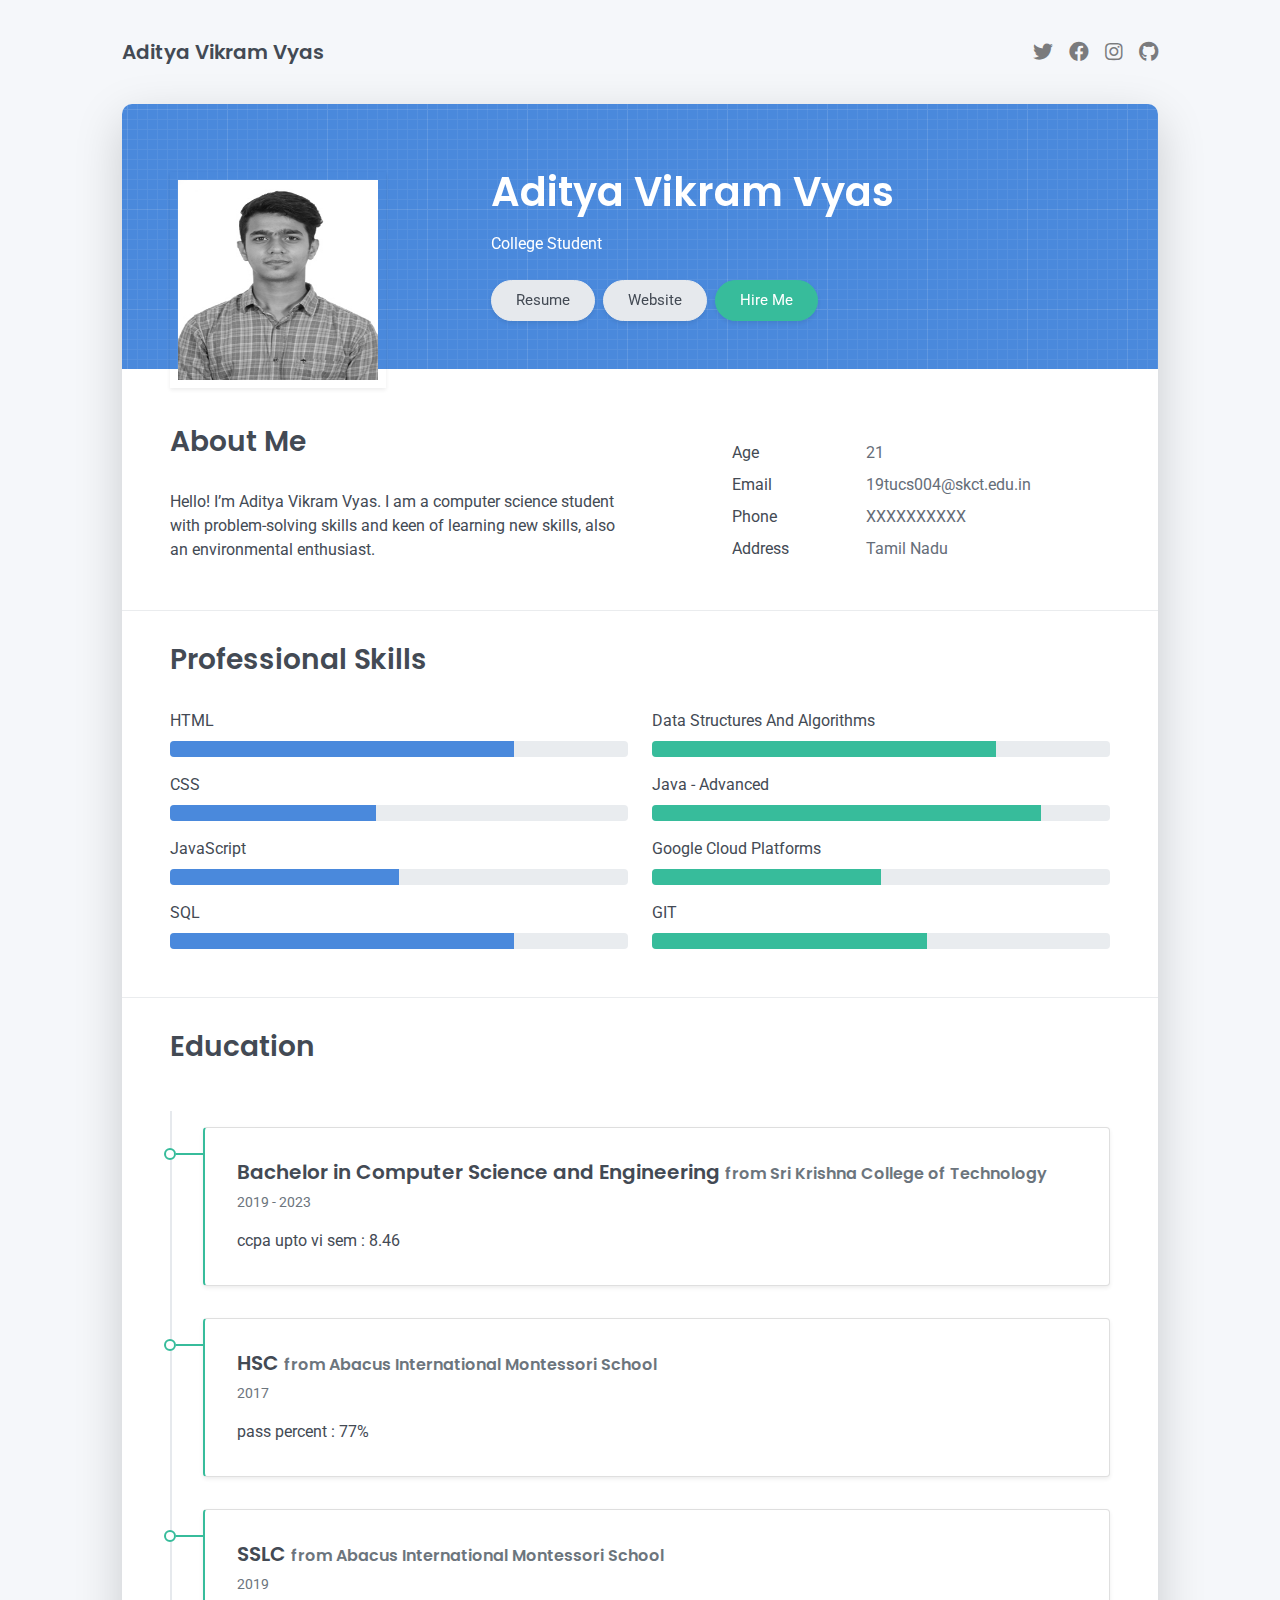
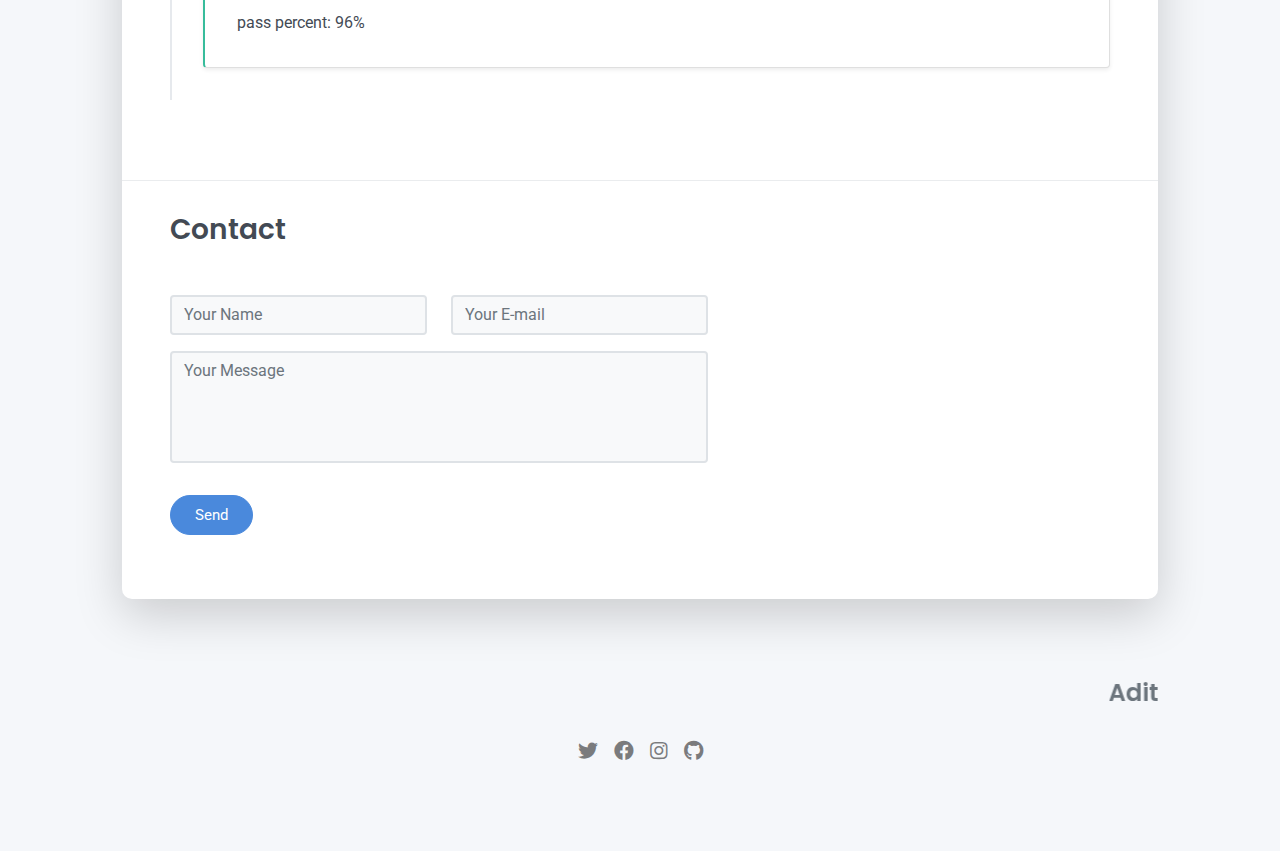
<file: Assignments/Team Lead - Aditya Vikram Vyas/Assignment  - I/index.html>
<!DOCTYPE html>
<html lang="en-US">
  <head>
    <meta charset="UTF-8" />
    <meta http-equiv="X-UA-Compatible" content="IE=edge" />
    <meta name="viewport" content="width=device-width, initial-scale=1" />
    <title>Aditya Vikram Vyas Resume</title>
    <link
      rel="preconnect"
      href="https://fonts.gstatic.com"
      crossorigin="crossorigin"
    />
    <link
      rel="preload"
      as="style"
      href="https://fonts.googleapis.com/css2?family=Poppins:wght@600&amp;family=Roboto:wght@300;400;500;700&amp;display=swap"
    />
    <link
      rel="stylesheet"
      href="https://fonts.googleapis.com/css2?family=Poppins:wght@600&amp;family=Roboto:wght@300;400;500;700&amp;display=swap"
      media="print"
      onload="this.media='all'"
    />
    <noscript>
      <link
        rel="stylesheet"
        href="https://fonts.googleapis.com/css2?family=Poppins:wght@600&amp;family=Roboto:wght@300;400;500;700&amp;display=swap"
      />
    </noscript>
    <link href="css/font-awesome/css/all.min.css?ver=1.2.0" rel="stylesheet" />
    <link href="css/bootstrap.min.css?ver=1.2.0" rel="stylesheet" />
    <link href="css/aos.css?ver=1.2.0" rel="stylesheet" />
    <link href="css/main.css?ver=1.2.0" rel="stylesheet" />
    <noscript>
      <style type="text/css">
        [data-aos] {
          opacity: 1 !important;
          transform: translate(0) scale(1) !important;
        }
      </style>
    </noscript>
  </head>
  <body id="top">
    <header class="d-print-none">
      <div class="container text-center text-lg-left">
        <div class="py-3 clearfix">
          <h1 class="site-title mb-0">Aditya Vikram Vyas</h1>
          <div class="site-nav">
            <nav role="navigation">
              <ul class="nav justify-content-center">
                <li class="nav-item">
                  <a class="nav-link" href="https://twitter.com" title="Twitter"
                    ><i class="fab fa-twitter"></i
                    ><span class="menu-title sr-only">Twitter</span></a
                  >
                </li>
                <li class="nav-item">
                  <a
                    class="nav-link"
                    href="https://www.facebook.com"
                    title="Facebook"
                    ><i class="fab fa-facebook"></i
                    ><span class="menu-title sr-only">Facebook</span></a
                  >
                </li>
                <li class="nav-item">
                  <a
                    class="nav-link"
                    href="https://www.instagram.com"
                    title="Instagram"
                    ><i class="fab fa-instagram"></i
                    ><span class="menu-title sr-only">Instagram</span></a
                  >
                </li>
                <li class="nav-item">
                  <a class="nav-link" href="https://github.com" title="Github"
                    ><i class="fab fa-github"></i
                    ><span class="menu-title sr-only">Github</span></a
                  >
                </li>
              </ul>
            </nav>
          </div>
        </div>
      </div>
    </header>
    <div class="page-content">
      <div class="container">
        <div class="cover shadow-lg bg-white">
          <div class="cover-bg p-3 p-lg-4 text-white">
            <div class="row">
              <div class="col-lg-4 col-md-5">
                <div class="avatar hover-effect shadow-sm p-1">
                  <img src="images/photo.jpeg" width="200" height="200" />
                </div>
              </div>
              <div class="col-lg-8 col-md-7 text-center text-md-start">
                <h2 class="h1 mt-2" data-aos="fade-left" data-aos-delay="0">
                  Aditya Vikram Vyas
                </h2>
                <p data-aos="fade-left" data-aos-delay="100">College Student</p>
                <div
                  class="d-print-none"
                  data-aos="fade-left"
                  data-aos-delay="200"
                >
                  <a
                    class="btn btn-light text-dark shadow-sm mt-1 me-1"
                    href="Resume-new.pdf"
                    target="_blank"
                    >Resume</a
                  ><a
                    class="btn btn-light text-dark shadow-sm mt-1 me-1"
                    href="#website"
                    target="_blank"
                    >Website</a
                  ><a class="btn btn-success shadow-sm mt-1" href="#contact"
                    >Hire Me</a
                  >
                </div>
              </div>
            </div>
          </div>
          <div class="about-section pt-4 px-3 px-lg-4 mt-1">
            <div class="row">
              <div class="col-md-6">
                <h2 class="h3 mb-3">About Me</h2>
                <p>
                  Hello! I’m Aditya Vikram Vyas. I am a computer science student
                  with problem-solving skills and keen of learning new skills,
                  also an environmental enthusiast.
                </p>
              </div>
              <div class="col-md-5 offset-md-1">
                <div class="row mt-2">
                  <div class="col-sm-4">
                    <div class="pb-1">Age</div>
                  </div>
                  <div class="col-sm-8">
                    <div class="pb-1 text-secondary">21</div>
                  </div>
                  <div class="col-sm-4">
                    <div class="pb-1">Email</div>
                  </div>
                  <div class="col-sm-8">
                    <div class="pb-1 text-secondary">19tucs004@skct.edu.in</div>
                  </div>
                  <div class="col-sm-4">
                    <div class="pb-1"><div>Phone</div></div>
                  </div>
                  <div class="col-sm-8">
                    <div class="pb-1 text-secondary">
                      <div>XXXXXXXXXX</div>
                    </div>
                  </div>
                  <div class="col-sm-4">
                    <div class="pb-1"><div>Address</div></div>
                  </div>
                  <div class="col-sm-8">
                    <div class="pb-1 text-secondary">
                      <div>Tamil Nadu</div>
                    </div>
                  </div>
                </div>
              </div>
            </div>
          </div>
          <hr class="d-print-none" />
          <div class="skills-section px-3 px-lg-4">
            <h2 class="h3 mb-3">Professional Skills</h2>
            <div class="row">
              <div class="col-md-6">
                <div class="mb-2">
                  <span>HTML</span>
                  <div class="progress my-1">
                    <div
                      class="progress-bar bg-primary"
                      role="progressbar"
                      data-aos="zoom-in-right"
                      data-aos-delay="100"
                      data-aos-anchor=".skills-section"
                      style="width: 75%"
                      aria-valuenow="75"
                      aria-valuemin="0"
                      aria-valuemax="100"
                    ></div>
                  </div>
                </div>
                <div class="mb-2">
                  <span>CSS</span>
                  <div class="progress my-1">
                    <div
                      class="progress-bar bg-primary"
                      role="progressbar"
                      data-aos="zoom-in-right"
                      data-aos-delay="200"
                      data-aos-anchor=".skills-section"
                      style="width: 45%"
                      aria-valuenow="45"
                      aria-valuemin="0"
                      aria-valuemax="100"
                    ></div>
                  </div>
                </div>
                <div class="mb-2">
                  <span>JavaScript</span>
                  <div class="progress my-1">
                    <div
                      class="progress-bar bg-primary"
                      role="progressbar"
                      data-aos="zoom-in-right"
                      data-aos-delay="300"
                      data-aos-anchor=".skills-section"
                      style="width: 50%"
                      aria-valuenow="50"
                      aria-valuemin="0"
                      aria-valuemax="100"
                    ></div>
                  </div>
                </div>
                <div class="mb-2">
                  <span>SQL</span>
                  <div class="progress my-1">
                    <div
                      class="progress-bar bg-primary"
                      role="progressbar"
                      data-aos="zoom-in-right"
                      data-aos-delay="200"
                      data-aos-anchor=".skills-section"
                      style="width: 75%"
                      aria-valuenow="75"
                      aria-valuemin="0"
                      aria-valuemax="100"
                    ></div>
                  </div>
                </div>
              </div>
              <div class="col-md-6">
                <div class="mb-2">
                  <span>Data Structures And Algorithms</span>
                  <div class="progress my-1">
                    <div
                      class="progress-bar bg-success"
                      role="progressbar"
                      data-aos="zoom-in-right"
                      data-aos-delay="400"
                      data-aos-anchor=".skills-section"
                      style="width: 75%"
                      aria-valuenow="75"
                      aria-valuemin="0"
                      aria-valuemax="100"
                    ></div>
                  </div>
                </div>
                <div class="mb-2">
                  <span>Java - Advanced</span>
                  <div class="progress my-1">
                    <div
                      class="progress-bar bg-success"
                      role="progressbar"
                      data-aos="zoom-in-right"
                      data-aos-delay="500"
                      data-aos-anchor=".skills-section"
                      style="width: 85%"
                      aria-valuenow="85"
                      aria-valuemin="0"
                      aria-valuemax="100"
                    ></div>
                  </div>
                </div>
                <div class="mb-2">
                  <span>Google Cloud Platforms</span>
                  <div class="progress my-1">
                    <div
                      class="progress-bar bg-success"
                      role="progressbar"
                      data-aos="zoom-in-right"
                      data-aos-delay="600"
                      data-aos-anchor=".skills-section"
                      style="width: 50%"
                      aria-valuenow="50"
                      aria-valuemin="0"
                      aria-valuemax="100"
                    ></div>
                  </div>
                </div>
                <div class="mb-2">
                  <span>GIT</span>
                  <div class="progress my-1">
                    <div
                      class="progress-bar bg-success"
                      role="progressbar"
                      data-aos="zoom-in-right"
                      data-aos-delay="200"
                      data-aos-anchor=".skills-section"
                      style="width: 60%"
                      aria-valuenow="60"
                      aria-valuemin="0"
                      aria-valuemax="100"
                    ></div>
                  </div>
                </div>
              </div>
            </div>
          </div>

          <hr class="d-print-none" />
          <div class="page-break"></div>
          <div class="education-section px-3 px-lg-4 pb-4">
            <h2 class="h3 mb-4">Education</h2>
            <div class="timeline">
              <div class="timeline-card timeline-card-success card shadow-sm">
                <div class="card-body">
                  <div class="h5 mb-1">
                    Bachelor in Computer Science and Engineering
                    <span class="text-muted h6"
                      >from Sri Krishna College of Technology</span
                    >
                  </div>
                  <div class="text-muted text-small mb-2">2019 - 2023</div>
                  <div>ccpa upto vi sem : 8.46</div>
                </div>
              </div>
              <div class="timeline-card timeline-card-success card shadow-sm">
                <div class="card-body">
                  <div class="h5 mb-1">
                    HSC
                    <span class="text-muted h6"
                      >from Abacus International Montessori School</span
                    >
                  </div>
                  <div class="text-muted text-small mb-2">2017</div>
                  <div>pass percent : 77%</div>
                </div>
              </div>
              <div class="timeline-card timeline-card-success card shadow-sm">
                <div class="card-body">
                  <div class="h5 mb-1">
                    SSLC
                    <span class="text-muted h6"
                      >from Abacus International Montessori School</span
                    >
                  </div>
                  <div class="text-muted text-small mb-2">2019</div>
                  <div>pass percent: 96%</div>
                </div>
              </div>
            </div>
          </div>
          <hr class="d-print-none" />
          <div class="contant-section px-3 px-lg-4 pb-4" id="contact">
            <h2 class="h3 text mb-3">Contact</h2>
            <div class="row">
              <div class="col-md-7 d-print-none">
                <div class="my-2">
                  <form action="https://formspree.io/f/xnqrzgrw" method="POST">
                    <div class="row">
                      <div class="col-6">
                        <input
                          class="form-control"
                          type="text"
                          id="name"
                          name="name"
                          placeholder="Your Name"
                          required
                        />
                      </div>
                      <div class="col-6">
                        <input
                          class="form-control"
                          type="email"
                          id="email"
                          name="_replyto"
                          placeholder="Your E-mail"
                          required
                        />
                      </div>
                    </div>
                    <div class="form-group my-2">
                      <textarea
                        class="form-control"
                        style="resize: none"
                        id="message"
                        name="message"
                        rows="4"
                        placeholder="Your Message"
                        required
                      ></textarea>
                    </div>
                    <button class="btn btn-primary mt-2" type="submit">
                      Send
                    </button>
                  </form>
                </div>
              </div>

              <div class="col d-none d-print-block">
                <div class="mt-2">
                  <div>
                    <div class="mb-2">
                      <div class="text-dark">
                        <i class="fab fa-twitter mr-1"></i
                        ><span>https://twitter.com</span>
                      </div>
                    </div>
                    <div class="mb-2">
                      <div class="text-dark">
                        <i class="fab fa-solid fa-link mr-1"></i
                        ><span>https://www.facebook.com</span>
                      </div>
                    </div>
                    <div class="mb-2">
                      <div class="text-dark">
                        <i class="fab fa-instagram mr-1"></i
                        ><span>https://www.instagram.com</span>
                      </div>
                    </div>
                    <div class="mb-2">
                      <div class="text-dark">
                        <i class="fab fa-github mr-1"></i
                        ><span>https://github.com</span>
                      </div>
                    </div>
                  </div>
                </div>
              </div>
            </div>
          </div>
        </div>
      </div>
    </div>
    <footer class="pt-4 pb-4 text-muted text-center d-print-none">
      <div class="container">
        <div class="my-3">
          <div class="h4"><marquee>Aditya Vikram Vyas</marquee></div>
          <div class="footer-nav">
            <nav role="navigation">
              <ul class="nav justify-content-center">
                <li class="nav-item">
                  <a class="nav-link" href="https://twitter.com" title="Twitter"
                    ><i class="fab fa-twitter"></i
                    ><span class="menu-title sr-only">Twitter</span></a
                  >
                </li>
                <li class="nav-item">
                  <a
                    class="nav-link"
                    href="https://www.facebook.com"
                    title="Facebook"
                    ><i class="fab fa-facebook"></i
                    ><span class="menu-title sr-only">Facebook</span></a
                  >
                </li>
                <li class="nav-item">
                  <a
                    class="nav-link"
                    href="https://www.instagram.com"
                    title="Instagram"
                    ><i class="fab fa-instagram"></i
                    ><span class="menu-title sr-only">Instagram</span></a
                  >
                </li>
                <li class="nav-item">
                  <a class="nav-link" href="https://github.com" title="Github"
                    ><i class="fab fa-github"></i
                    ><span class="menu-title sr-only">Github</span></a
                  >
                </li>
              </ul>
            </nav>
          </div>
        </div>
      </div>
    </footer>
    <script src="scripts/bootstrap.bundle.min.js?ver=1.2.0"></script>
    <script src="scripts/aos.js?ver=1.2.0"></script>
    <script src="scripts/main.js?ver=1.2.0"></script>
  </body>
</html>
</file>
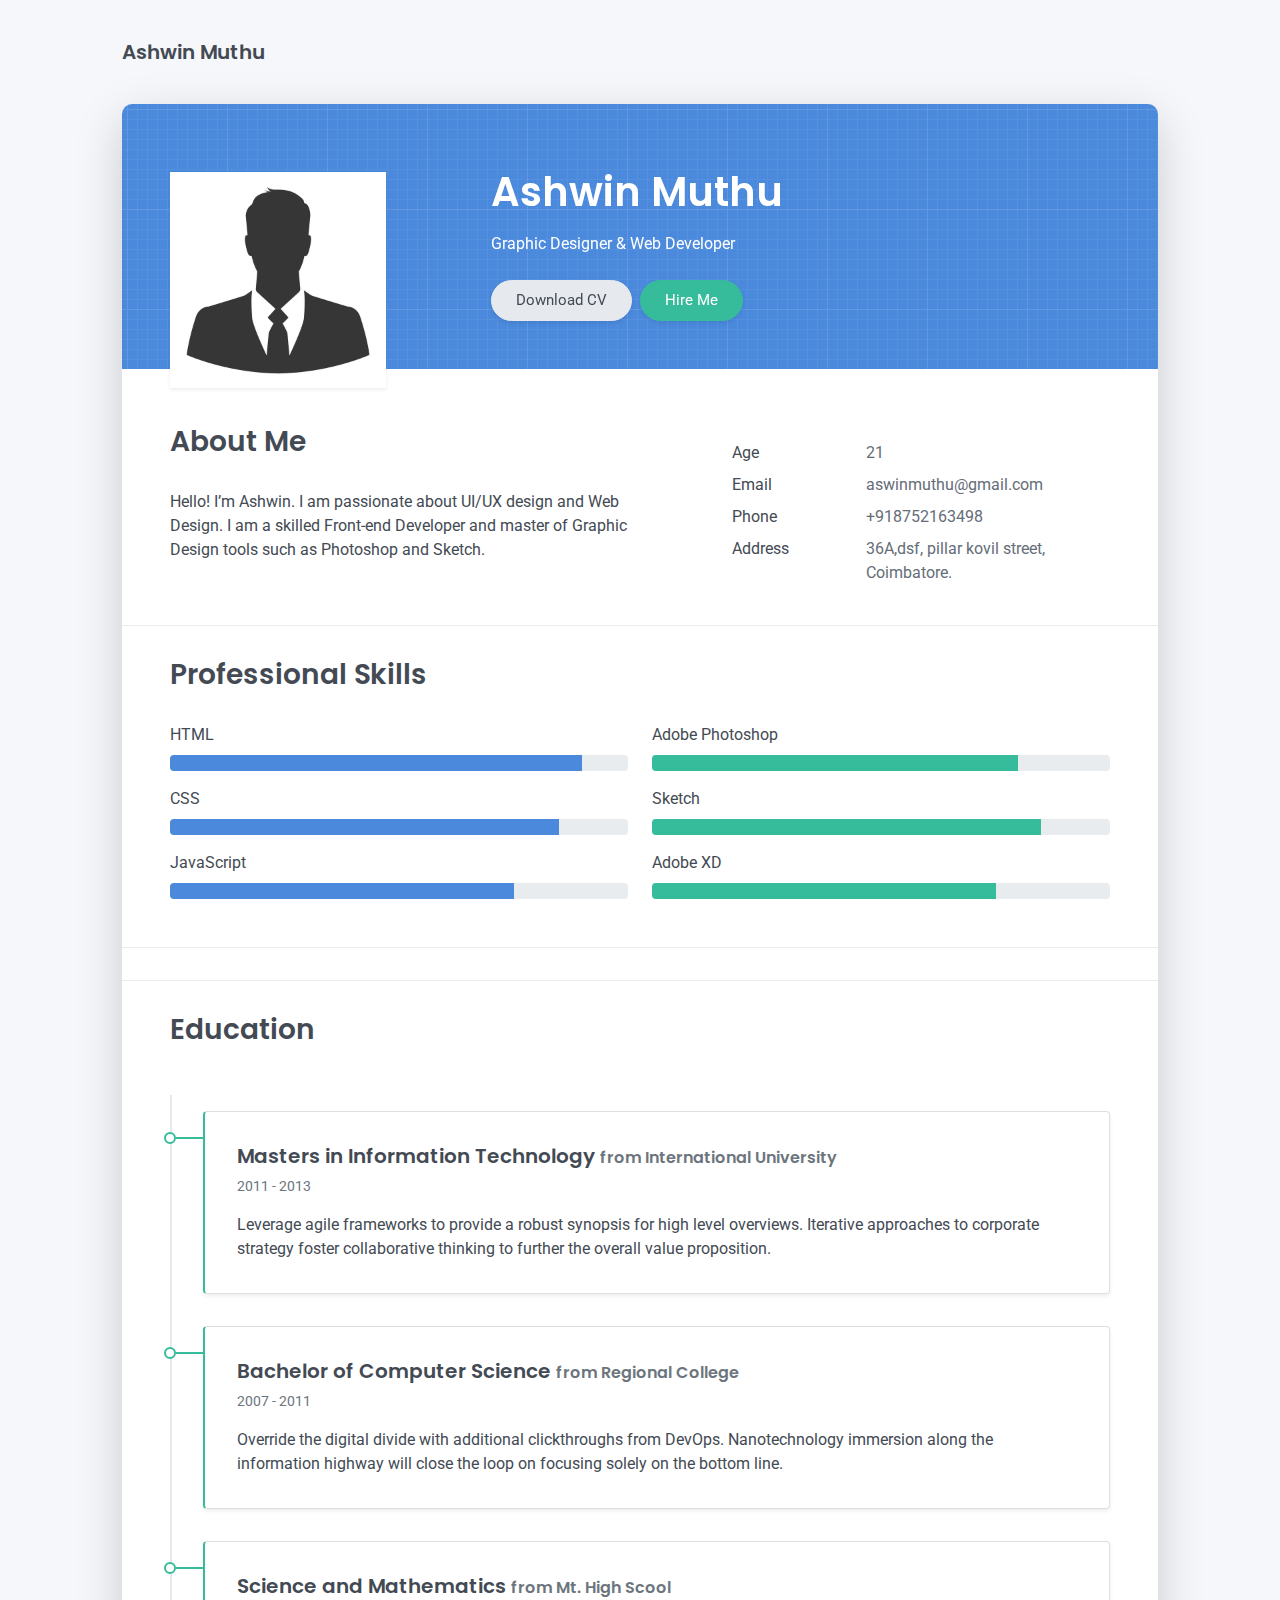
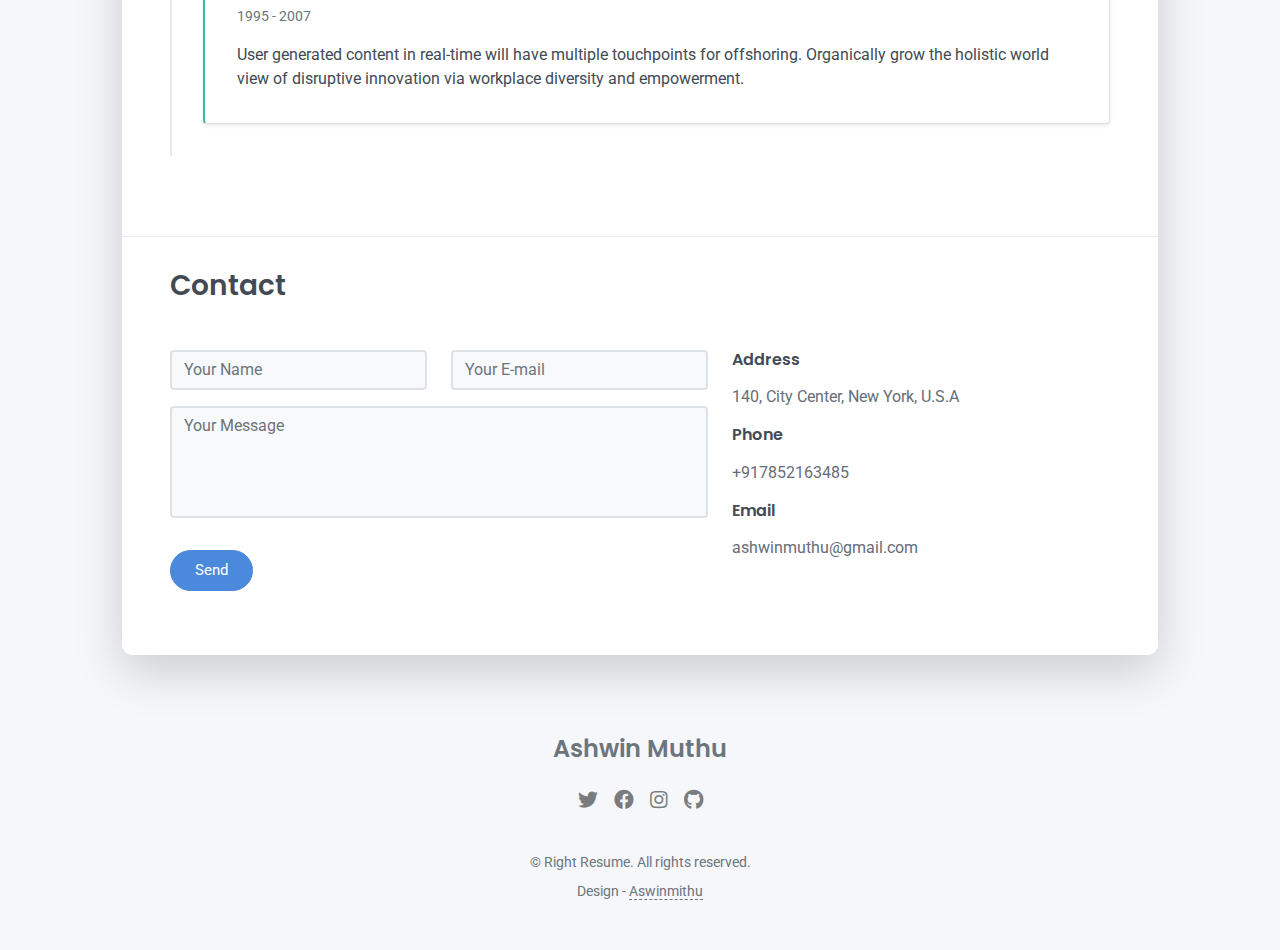
<file: Assignments/Team Member - Aswin Muthu M M/Assignment - I/index.html>
<!DOCTYPE html>
<html lang="en-US">
  <head>
    <meta charset="UTF-8">
    <meta http-equiv="X-UA-Compatible" content="IE=edge">
    <meta name="viewport" content="width=device-width, initial-scale=1">
    <title>Right Resume</title>
    <link rel="preconnect" href="https://fonts.gstatic.com" crossorigin="crossorigin"/>
    <link rel="preload" as="style" href="https://fonts.googleapis.com/css2?family=Poppins:wght@600&amp;family=Roboto:wght@300;400;500;700&amp;display=swap"/>
    <link rel="stylesheet" href="https://fonts.googleapis.com/css2?family=Poppins:wght@600&amp;family=Roboto:wght@300;400;500;700&amp;display=swap" media="print" onload="this.media='all'"/>
    <noscript>
      <link rel="stylesheet" href="https://fonts.googleapis.com/css2?family=Poppins:wght@600&amp;family=Roboto:wght@300;400;500;700&amp;display=swap"/>
    </noscript>
    <link href="css/font-awesome/css/all.min.css?ver=1.2.0" rel="stylesheet">
    <link href="css/bootstrap.min.css?ver=1.2.0" rel="stylesheet">
    <link href="css/aos.css?ver=1.2.0" rel="stylesheet">
    <link href="css/main.css?ver=1.2.0" rel="stylesheet">
    <noscript>
      <style type="text/css">
        [data-aos] {
            opacity: 1 !important;
            transform: translate(0) scale(1) !important;
        }
      </style>
    </noscript>
  </head>
  <body id="top">
    <header class="d-print-none">
      <div class="container text-center text-lg-left">
        <div class="py-3 clearfix">
          <h1 class="site-title mb-0">Ashwin Muthu</h1>
          <div class="site-nav">
            <nav role="navigation">
              
            </nav>
          </div>
        </div>
      </div>
    </header>
    <div class="page-content">
      <div class="container">
<div class="cover shadow-lg bg-white">
  <div class="cover-bg p-3 p-lg-4 text-white">
    <div class="row">
      <div class="col-lg-4 col-md-5">
        <div class="avatar hover-effect bg-white shadow-sm p-1"><img src="images/dp.jpg" width="200" height="200"/></div>
      </div>
      <div class="col-lg-8 col-md-7 text-center text-md-start">
        <h2 class="h1 mt-2" data-aos="fade-left" data-aos-delay="0">Ashwin Muthu</h2>
        <p data-aos="fade-left" data-aos-delay="100">Graphic Designer & Web Developer</p>
        <div class="d-print-none" data-aos="fade-left" data-aos-delay="200"><a class="btn btn-light text-dark shadow-sm mt-1 me-1" href="right-resume.pdf" target="_blank">Download CV</a><a class="btn btn-success shadow-sm mt-1" href="#contact">Hire Me</a></div>
      </div>
    </div>
  </div>
  <div class="about-section pt-4 px-3 px-lg-4 mt-1">
    <div class="row">
      <div class="col-md-6">
        <h2 class="h3 mb-3">About Me</h2>
        <p>Hello! I’m Ashwin. I am passionate about UI/UX design and Web Design. I am a skilled Front-end Developer and master of Graphic Design tools such as Photoshop and Sketch.</p>
      </div>
      <div class="col-md-5 offset-md-1">
        <div class="row mt-2">
          <div class="col-sm-4">
            <div class="pb-1">Age</div>
          </div>
          <div class="col-sm-8">
            <div class="pb-1 text-secondary">21</div>
          </div>
          <div class="col-sm-4">
            <div class="pb-1">Email</div>
          </div>
          <div class="col-sm-8">
            <div class="pb-1 text-secondary">aswinmuthu@gmail.com</div>
          </div>
          <div class="col-sm-4">
            <div class="pb-1">Phone</div>
          </div>
          <div class="col-sm-8">
            <div class="pb-1 text-secondary">+918752163498</div>
          </div>
          <div class="col-sm-4">
            <div class="pb-1">Address</div>
          </div>
          <div class="col-sm-8">
            <div class="pb-1 text-secondary">36A,dsf, pillar kovil street, Coimbatore.</div>
          </div>
        </div>
      </div>
    </div>
  </div>
  <hr class="d-print-none"/>
  <div class="skills-section px-3 px-lg-4">
    <h2 class="h3 mb-3">Professional Skills</h2>
    <div class="row">
      <div class="col-md-6">
        <div class="mb-2"><span>HTML</span>
          <div class="progress my-1">
            <div class="progress-bar bg-primary" role="progressbar" data-aos="zoom-in-right" data-aos-delay="100" data-aos-anchor=".skills-section" style="width: 90%" aria-valuenow="90" aria-valuemin="0" aria-valuemax="100"></div>
          </div>
        </div>
        <div class="mb-2"><span>CSS</span>
          <div class="progress my-1">
            <div class="progress-bar bg-primary" role="progressbar" data-aos="zoom-in-right" data-aos-delay="200" data-aos-anchor=".skills-section" style="width: 85%" aria-valuenow="85" aria-valuemin="0" aria-valuemax="100"></div>
          </div>
        </div>
        <div class="mb-2"><span>JavaScript</span>
          <div class="progress my-1">
            <div class="progress-bar bg-primary" role="progressbar" data-aos="zoom-in-right" data-aos-delay="300" data-aos-anchor=".skills-section" style="width: 75%" aria-valuenow="75" aria-valuemin="0" aria-valuemax="100"></div>
          </div>
        </div>
      </div>
      <div class="col-md-6">
        <div class="mb-2"><span>Adobe Photoshop</span>
          <div class="progress my-1">
            <div class="progress-bar bg-success" role="progressbar" data-aos="zoom-in-right" data-aos-delay="400" data-aos-anchor=".skills-section" style="width: 80%" aria-valuenow="90" aria-valuemin="0" aria-valuemax="100"></div>
          </div>
        </div>
        <div class="mb-2"><span>Sketch</span>
          <div class="progress my-1">
            <div class="progress-bar bg-success" role="progressbar" data-aos="zoom-in-right" data-aos-delay="500" data-aos-anchor=".skills-section" style="width: 85%" aria-valuenow="85" aria-valuemin="0" aria-valuemax="100"></div>
          </div>
        </div>
        <div class="mb-2"><span>Adobe XD</span>
          <div class="progress my-1">
            <div class="progress-bar bg-success" role="progressbar" data-aos="zoom-in-right" data-aos-delay="600" data-aos-anchor=".skills-section" style="width: 75%" aria-valuenow="75" aria-valuemin="0" aria-valuemax="100"></div>
          </div>
        </div>
      </div>
    </div>
  </div>
  <hr class="d-print-none"/>
  
  <hr class="d-print-none"/>
  <div class="page-break"></div>
  <div class="education-section px-3 px-lg-4 pb-4">
    <h2 class="h3 mb-4">Education</h2>
    <div class="timeline">
      <div class="timeline-card timeline-card-success card shadow-sm">
        <div class="card-body">
          <div class="h5 mb-1">Masters in Information Technology <span class="text-muted h6">from International University</span></div>
          <div class="text-muted text-small mb-2">2011 - 2013</div>
          <div>Leverage agile frameworks to provide a robust synopsis for high level overviews. Iterative approaches to corporate strategy foster collaborative thinking to further the overall value proposition.</div>
        </div>
      </div>
      <div class="timeline-card timeline-card-success card shadow-sm">
        <div class="card-body">
          <div class="h5 mb-1">Bachelor of Computer Science <span class="text-muted h6">from Regional College</span></div>
          <div class="text-muted text-small mb-2">2007 - 2011</div>
          <div>Override the digital divide with additional clickthroughs from DevOps. Nanotechnology immersion along the information highway will close the loop on focusing solely on the bottom line.</div>
        </div>
      </div>
      <div class="timeline-card timeline-card-success card shadow-sm">
        <div class="card-body">
          <div class="h5 mb-1">Science and Mathematics <span class="text-muted h6">from Mt. High Scool</span></div>
          <div class="text-muted text-small mb-2">1995 - 2007</div>
          <div>User generated content in real-time will have multiple touchpoints for offshoring. Organically grow the holistic world view of disruptive innovation via workplace diversity and empowerment.</div>
        </div>
      </div>
    </div>
  </div>
  <hr class="d-print-none"/>
  <div class="contant-section px-3 px-lg-4 pb-4" id="contact">
    <h2 class="h3 text mb-3">Contact</h2>
    <div class="row">
      <div class="col-md-7 d-print-none">
        <div class="my-2"><form action="https://formspree.io/your@email.com"
    method="POST">
  <div class="row">
    <div class="col-6">
      <input class="form-control" type="text" id="name" name="name" placeholder="Your Name" required>
    </div>
    <div class="col-6">
      <input class="form-control" type="email" id="email" name="_replyto" placeholder="Your E-mail" required>
    </div>
  </div>
  <div class="form-group my-2">
    <textarea class="form-control" style="resize: none;" id="message" name="message" rows="4"  placeholder="Your Message" required></textarea>
  </div>
  <button class="btn btn-primary mt-2" type="submit">Send</button>
</form>
        </div>
      </div>
      <div class="col">
        <div class="mt-2">
          <h3 class="h6">Address</h3>
          <div class="pb-2 text-secondary">140, City Center, New York, U.S.A</div>
          <h3 class="h6">Phone</h3>
          <div class="pb-2 text-secondary">+917852163485</div>
          <h3 class="h6">Email</h3>
          <div class="pb-2 text-secondary">ashwinmuthu@gmail.com</div>
        </div>
      </div>
    </div>
  </div>
</div></div>
    </div>
    <footer class="pt-4 pb-4 text-muted text-center d-print-none">
      <div class="container">
        <div class="my-3">
          <div class="h4">Ashwin Muthu</div>
          <div class="footer-nav">
            <nav role="navigation">
              <ul class="nav justify-content-center">
                <li class="nav-item"><a class="nav-link" href="https://twitter.com/Aswinmithu" title="Twitter"><i class="fab fa-twitter"></i><span class="menu-title sr-only">Twitter</span></a>
                </li>
                <li class="nav-item"><a class="nav-link" href="https://www.facebook.com/Aswinmithu" title="Facebook"><i class="fab fa-facebook"></i><span class="menu-title sr-only">Facebook</span></a>
                </li>
                <li class="nav-item"><a class="nav-link" href="https://www.instagram.com/Aswinmithu" title="Instagram"><i class="fab fa-instagram"></i><span class="menu-title sr-only">Instagram</span></a>
                </li>
                <li class="nav-item"><a class="nav-link" href="https://github.com/Aswinmithu" title="Github"><i class="fab fa-github"></i><span class="menu-title sr-only">Github</span></a>
                </li>
              </ul>
            </nav>
          </div>
        </div>
        <div class="text-small">
          <div class="mb-1">&copy; Right Resume. All rights reserved.</div>
          <div>Design - <a href="https://Aswinmithu.com/" target="_blank">Aswinmithu</a></div>
        </div>
      </div>
    </footer>
    <script src="scripts/bootstrap.bundle.min.js?ver=1.2.0"></script>
    <script src="scripts/aos.js?ver=1.2.0"></script>
    <script src="scripts/main.js?ver=1.2.0"></script>
  </body>
</html>
</file>
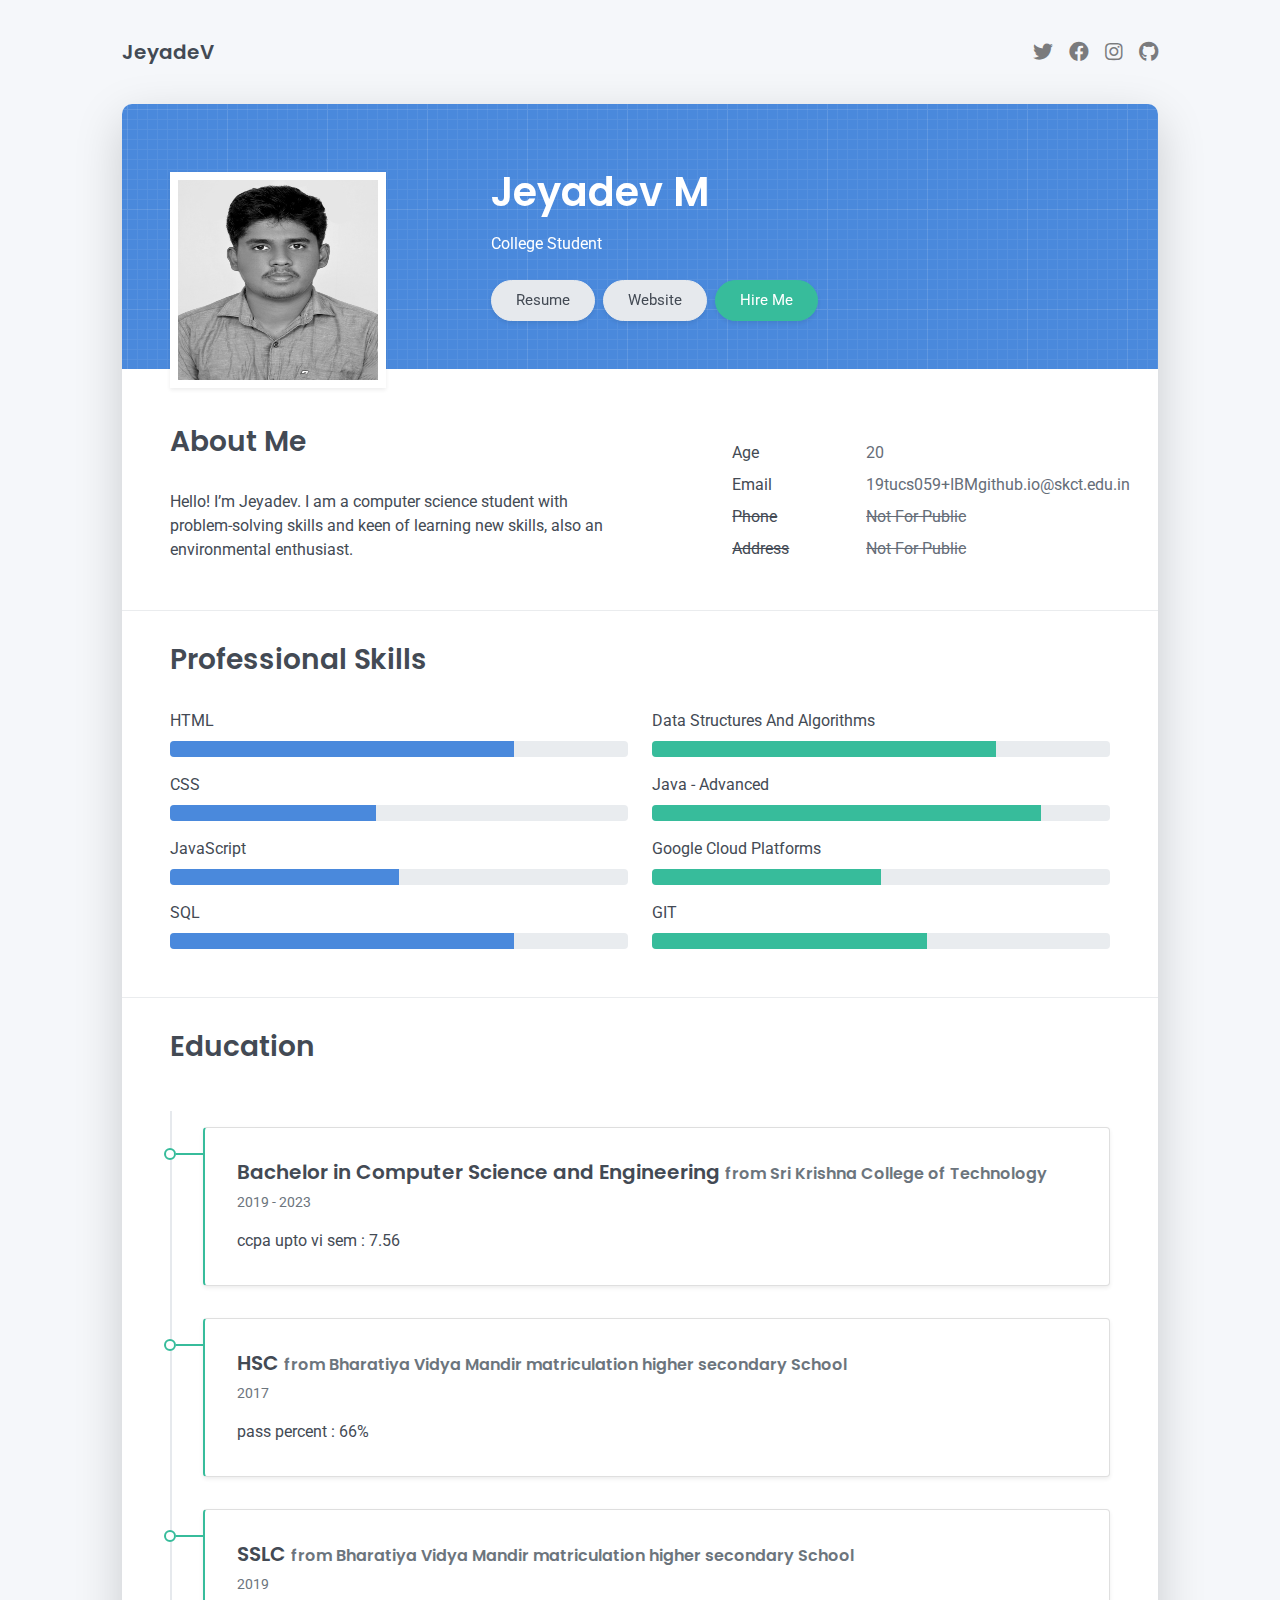
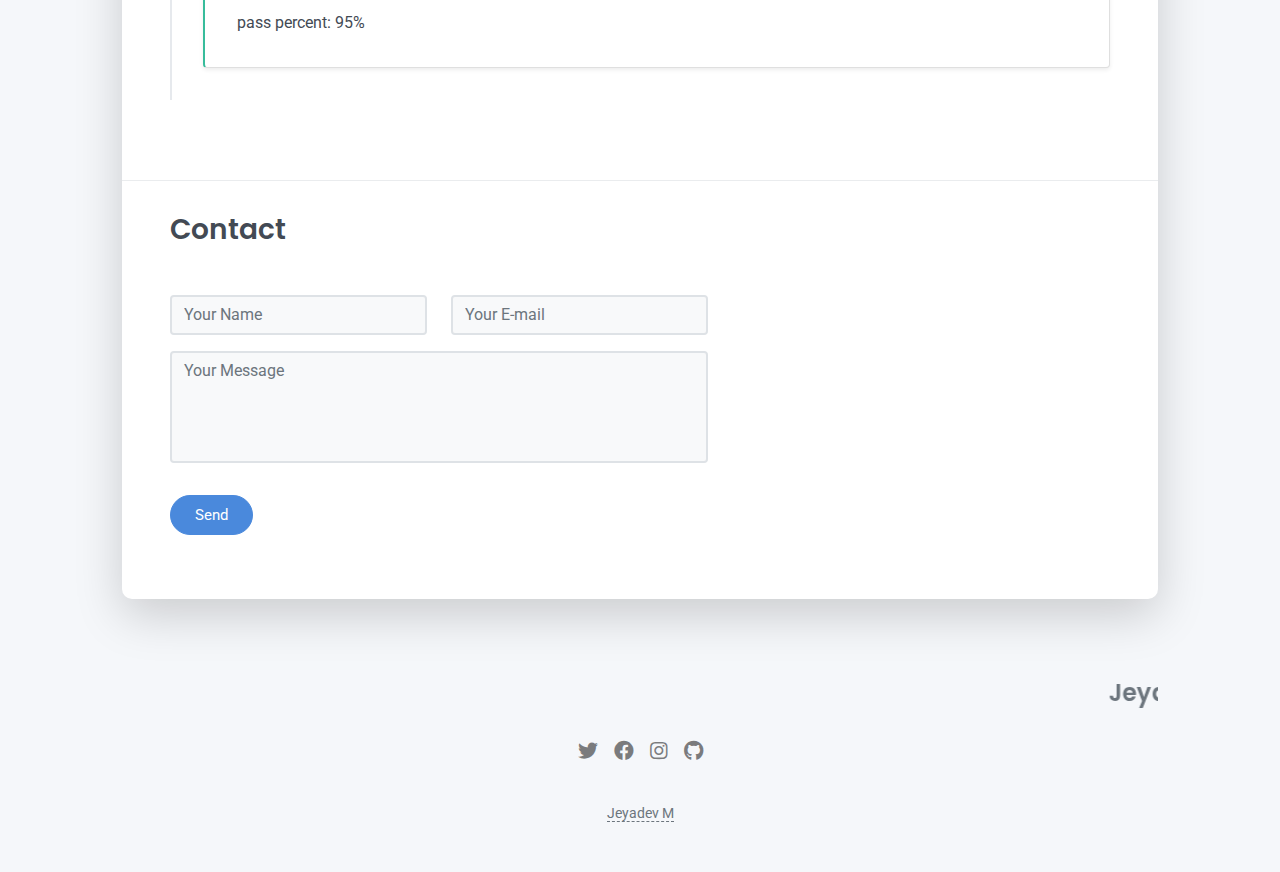
<file: Assignments/Team member Jeyadev M/Assignment  - I/index.html>
<!DOCTYPE html>
<html lang="en-US">
  <head>
    <meta charset="UTF-8">
    <meta http-equiv="X-UA-Compatible" content="IE=edge">
    <meta name="viewport" content="width=device-width, initial-scale=1">
    <title>Jeyadev's Resume</title>
    <link rel="preconnect" href="https://fonts.gstatic.com" crossorigin="crossorigin"/>
    <link rel="preload" as="style" href="https://fonts.googleapis.com/css2?family=Poppins:wght@600&amp;family=Roboto:wght@300;400;500;700&amp;display=swap"/>
    <link rel="stylesheet" href="https://fonts.googleapis.com/css2?family=Poppins:wght@600&amp;family=Roboto:wght@300;400;500;700&amp;display=swap" media="print" onload="this.media='all'"/>
    <noscript>
      <link rel="stylesheet" href="https://fonts.googleapis.com/css2?family=Poppins:wght@600&amp;family=Roboto:wght@300;400;500;700&amp;display=swap"/>
    </noscript>
    <link href="css/font-awesome/css/all.min.css?ver=1.2.0" rel="stylesheet">
    <link href="css/bootstrap.min.css?ver=1.2.0" rel="stylesheet">
    <link href="css/aos.css?ver=1.2.0" rel="stylesheet">
    <link href="css/main.css?ver=1.2.0" rel="stylesheet">
    <noscript>
      <style type="text/css">
        [data-aos] {
            opacity: 1 !important;
            transform: translate(0) scale(1) !important;
        }
      </style>
    </noscript>
  </head>
  <body id="top">
    <header class="d-print-none">
      
      <div class="container text-center text-lg-left">
        <div class="py-3 clearfix">
          <h1 class="site-title mb-0">JeyadeV</h1>
          <div class="site-nav">
            <nav role="navigation">
              <ul class="nav justify-content-center">
                
                <li class="nav-item"><a class="nav-link" href="https://twitter.com/JeyadevM" title="Twitter"><i class="fab fa-twitter"></i><span class="menu-title sr-only">Twitter</span></a>
                </li>
                <li class="nav-item"><a class="nav-link" href="https://www.facebook.com" title="Facebook"><i class="fab fa-facebook"></i><span class="menu-title sr-only">Facebook</span></a>
                </li>
                <li class="nav-item"><a class="nav-link" href="https://www.instagram.com/Jeydev12" title="Instagram"><i class="fab fa-instagram"></i><span class="menu-title sr-only">Instagram</span></a>
                </li>
                <li class="nav-item"><a class="nav-link" href="https://github.com/Jeyadev-Muthukumarasay" title="Github"><i class="fab fa-github"></i><span class="menu-title sr-only">Github</span></a>
                </li>
              </ul>
            </nav>
          </div>
        </div>
      </div>
    </header>
    <div class="page-content">
      <div class="container">
<div class="cover shadow-lg bg-white">
  <div class="cover-bg p-3 p-lg-4 text-white">
    <div class="row">
      <div class="col-lg-4 col-md-5">
        <div class="avatar hover-effect bg-white shadow-sm p-1"><img src="images/Jeyadev.jpg.jpg" width="200" height="200"/></div>
      </div>
      <div class="col-lg-8 col-md-7 text-center text-md-start">
        <h2 class="h1 mt-2" data-aos="fade-left" data-aos-delay="0">Jeyadev M</h2>
        <p data-aos="fade-left" data-aos-delay="100">College Student</p>
        <div class="d-print-none" data-aos="fade-left" data-aos-delay="200"><a class="btn btn-light text-dark shadow-sm mt-1 me-1" href="Jeyadev M.pdf" target="_blank">Resume</a><a class="btn btn-light text-dark shadow-sm mt-1 me-1" href="#" target="_blank">Website</a><a class="btn btn-success shadow-sm mt-1" href="#contact">Hire Me</a></div>
      </div>
    </div>
  </div>
  <div class="about-section pt-4 px-3 px-lg-4 mt-1">
    <div class="row">
      <div class="col-md-6">
        <h2 class="h3 mb-3">About Me</h2>
        <p>Hello! I’m Jeyadev. I am a computer science student with problem-solving skills and keen of learning new skills, also an environmental enthusiast.
        </p>
      </div>
      <div class="col-md-5 offset-md-1">
        <div class="row mt-2">
          <div class="col-sm-4">
            <div class="pb-1">Age</div>
          </div>
          <div class="col-sm-8">
            <div class="pb-1 text-secondary">20</div>
          </div>
          <div class="col-sm-4">
            <div class="pb-1">Email</div>
          </div>
          <div class="col-sm-8">
            <div class="pb-1 text-secondary">19tucs059+IBMgithub.io@skct.edu.in</div>
          </div>
          <div class="col-sm-4">
            <div class="pb-1"><s>Phone</s></div>
          </div>
          <div class="col-sm-8">
            <div class="pb-1 text-secondary"><s>Not For Public </s></div>
          </div>
          <div class="col-sm-4">
            <div class="pb-1"><s>Address</s></div>
          </div>
          <div class="col-sm-8">
            <div class="pb-1 text-secondary"><s> Not For Public </s> </div>
          </div>
        </div>
      </div>
    </div>
  </div>
  <hr class="d-print-none"/>
  <div class="skills-section px-3 px-lg-4">
    <h2 class="h3 mb-3">Professional Skills</h2>
    <div class="row">
      <div class="col-md-6">
        <div class="mb-2"><span>HTML</span>
          <div class="progress my-1">
            <div class="progress-bar bg-primary" role="progressbar" data-aos="zoom-in-right" data-aos-delay="100" data-aos-anchor=".skills-section" style="width: 75%" aria-valuenow="75" aria-valuemin="0" aria-valuemax="100"></div>
          </div>
        </div>
        <div class="mb-2"><span>CSS</span>
          <div class="progress my-1">
            <div class="progress-bar bg-primary" role="progressbar" data-aos="zoom-in-right" data-aos-delay="200" data-aos-anchor=".skills-section" style="width: 45%" aria-valuenow="45" aria-valuemin="0" aria-valuemax="100"></div>
          </div>
        </div>
        <div class="mb-2"><span>JavaScript</span>
          <div class="progress my-1">
            <div class="progress-bar bg-primary" role="progressbar" data-aos="zoom-in-right" data-aos-delay="300" data-aos-anchor=".skills-section" style="width: 50%" aria-valuenow="50" aria-valuemin="0" aria-valuemax="100"></div>
          </div>
        </div>
        <div class="mb-2"><span>SQL</span>
          <div class="progress my-1">
            <div class="progress-bar bg-primary" role="progressbar" data-aos="zoom-in-right" data-aos-delay="200" data-aos-anchor=".skills-section" style="width: 75%" aria-valuenow="75" aria-valuemin="0" aria-valuemax="100"></div>
          </div>
        </div>
      </div>
      <div class="col-md-6">
        <div class="mb-2"><span>Data Structures And Algorithms</span>
          <div class="progress my-1">
            <div class="progress-bar bg-success" role="progressbar" data-aos="zoom-in-right" data-aos-delay="400" data-aos-anchor=".skills-section" style="width: 75%" aria-valuenow="75" aria-valuemin="0" aria-valuemax="100"></div>
          </div>
        </div>
        <div class="mb-2"><span>Java - Advanced</span>
          <div class="progress my-1">
            <div class="progress-bar bg-success" role="progressbar" data-aos="zoom-in-right" data-aos-delay="500" data-aos-anchor=".skills-section" style="width: 85%" aria-valuenow="85" aria-valuemin="0" aria-valuemax="100"></div>
          </div>
        </div>
        <div class="mb-2"><span>Google Cloud Platforms</span>
          <div class="progress my-1">
            <div class="progress-bar bg-success" role="progressbar" data-aos="zoom-in-right" data-aos-delay="600" data-aos-anchor=".skills-section" style="width: 50%" aria-valuenow="50" aria-valuemin="0" aria-valuemax="100"></div>
          </div>
        </div>
        <div class="mb-2"><span>GIT</span>
          <div class="progress my-1">
            <div class="progress-bar bg-success" role="progressbar" data-aos="zoom-in-right" data-aos-delay="200" data-aos-anchor=".skills-section" style="width: 60%" aria-valuenow="60" aria-valuemin="0" aria-valuemax="100"></div>
          </div>
        </div>
      </div>
    </div>
  </div>

  <hr class="d-print-none"/>
  <div class="page-break"></div>
  <div class="education-section px-3 px-lg-4 pb-4">
    <h2 class="h3 mb-4">Education</h2>
    <div class="timeline">
      <div class="timeline-card timeline-card-success card shadow-sm">
        <div class="card-body">
          <div class="h5 mb-1">Bachelor in Computer Science and Engineering <span class="text-muted h6">from Sri Krishna College of Technology</span></div>
          <div class="text-muted text-small mb-2">2019 - 2023</div>
          <div>ccpa upto vi sem : 7.56</div>
        </div>
      </div>
      <div class="timeline-card timeline-card-success card shadow-sm">
        <div class="card-body">
          <div class="h5 mb-1">HSC <span class="text-muted h6">from Bharatiya Vidya Mandir matriculation higher secondary School</span></div>
          <div class="text-muted text-small mb-2">2017</div>
          <div>pass percent : 66%</div>
        </div>
      </div>
      <div class="timeline-card timeline-card-success card shadow-sm">
        <div class="card-body">
          <div class="h5 mb-1">SSLC <span class="text-muted h6">from Bharatiya Vidya Mandir matriculation higher secondary School</span></div>
          <div class="text-muted text-small mb-2">2019</div>
          <div>pass percent: 95%</div>
        </div>
      </div>
    </div>
  </div>
  <hr class="d-print-none"/>
  <div class="contant-section px-3 px-lg-4 pb-4" id="contact">
    <h2 class="h3 text mb-3">Contact</h2>
    <div class="row">
      <div class="col-md-7 d-print-none">
        <div class="my-2"><form  action="https://formspree.io/f/xnqrzgrw"
    method="POST">
  <div class="row">
    <div class="col-6">
      <input class="form-control" type="text" id="name" name="name" placeholder="Your Name" required>
    </div>
    <div class="col-6">
      <input class="form-control" type="email" id="email" name="_replyto" placeholder="Your E-mail" required>
    </div>
  </div>
  <div class="form-group my-2">
    <textarea class="form-control" style="resize: none;" id="message" name="message" rows="4"  placeholder="Your Message" required></textarea>
  </div>
  <button class="btn btn-primary mt-2" type="submit">Send</button>
</form>
        </div>
      </div>
      
      <div class="col d-none d-print-block">
        <div class="mt-2">
          <div>
            <div class="mb-2">
              <div class="text-dark"><i class="fab fa-twitter mr-1"></i><span>https://twitter.com/JeyadevM</span>
              </div>
            </div>
            <div class="mb-2">
              <div class="text-dark"><i class="fab fa-solid fa-link mr-1"></i><span>https://www.facebook.com</span>
              </div>
            </div>
            <div class="mb-2">
              <div class="text-dark"><i class="fab fa-instagram mr-1"></i><span>https://www.instagram.com/Jeyadev12</span>
              </div>
            </div>
            <div class="mb-2">
              <div class="text-dark"><i class="fab fa-github mr-1"></i><span>https://github.com/Jeyadev-Muthukumarasamy</span>
              </div>
            </div>
          </div>
        </div>
      </div>
    </div>
  </div>
</div></div>
    </div>
    <footer class="pt-4 pb-4 text-muted text-center d-print-none">
      <div class="container">
        <div class="my-3">
          <div class="h4"><marquee>Jeyadev M(Jeyadev)</marquee></div>
          <div class="footer-nav">
            <nav role="navigation">
              <ul class="nav justify-content-center">
                <li class="nav-item"><a class="nav-link" href="https://twitter.com/JeyadecM" title="Twitter"><i class="fab fa-twitter"></i><span class="menu-title sr-only">Twitter</span></a>
                </li>
                <li class="nav-item"><a class="nav-link" href="https://www.facebook.com" title="Facebook"><i class="fab fa-facebook"></i><span class="menu-title sr-only">Facebook</span></a>
                </li>
                <li class="nav-item"><a class="nav-link" href="https://www.instagram.com/Jeyadev12" title="Instagram"><i class="fab fa-instagram"></i><span class="menu-title sr-only">Instagram</span></a>
                </li>
                <li class="nav-item"><a class="nav-link" href="https://github.com/Jeyadev-Muthukumarasamy" title="Github"><i class="fab fa-github"></i><span class="menu-title sr-only">Github</span></a>
                </li>
              </ul>
            </nav>
          </div>
        </div>
        <div class="text-small">
          <div> <a href="https://charan.live/" target="_blank">Jeyadev M</a></div>
        </div>
      </div>
    </footer>
    <script src="scripts/bootstrap.bundle.min.js?ver=1.2.0"></script>
    <script src="scripts/aos.js?ver=1.2.0"></script>
    <script src="scripts/main.js?ver=1.2.0"></script>
  </body>
</html>
</file>
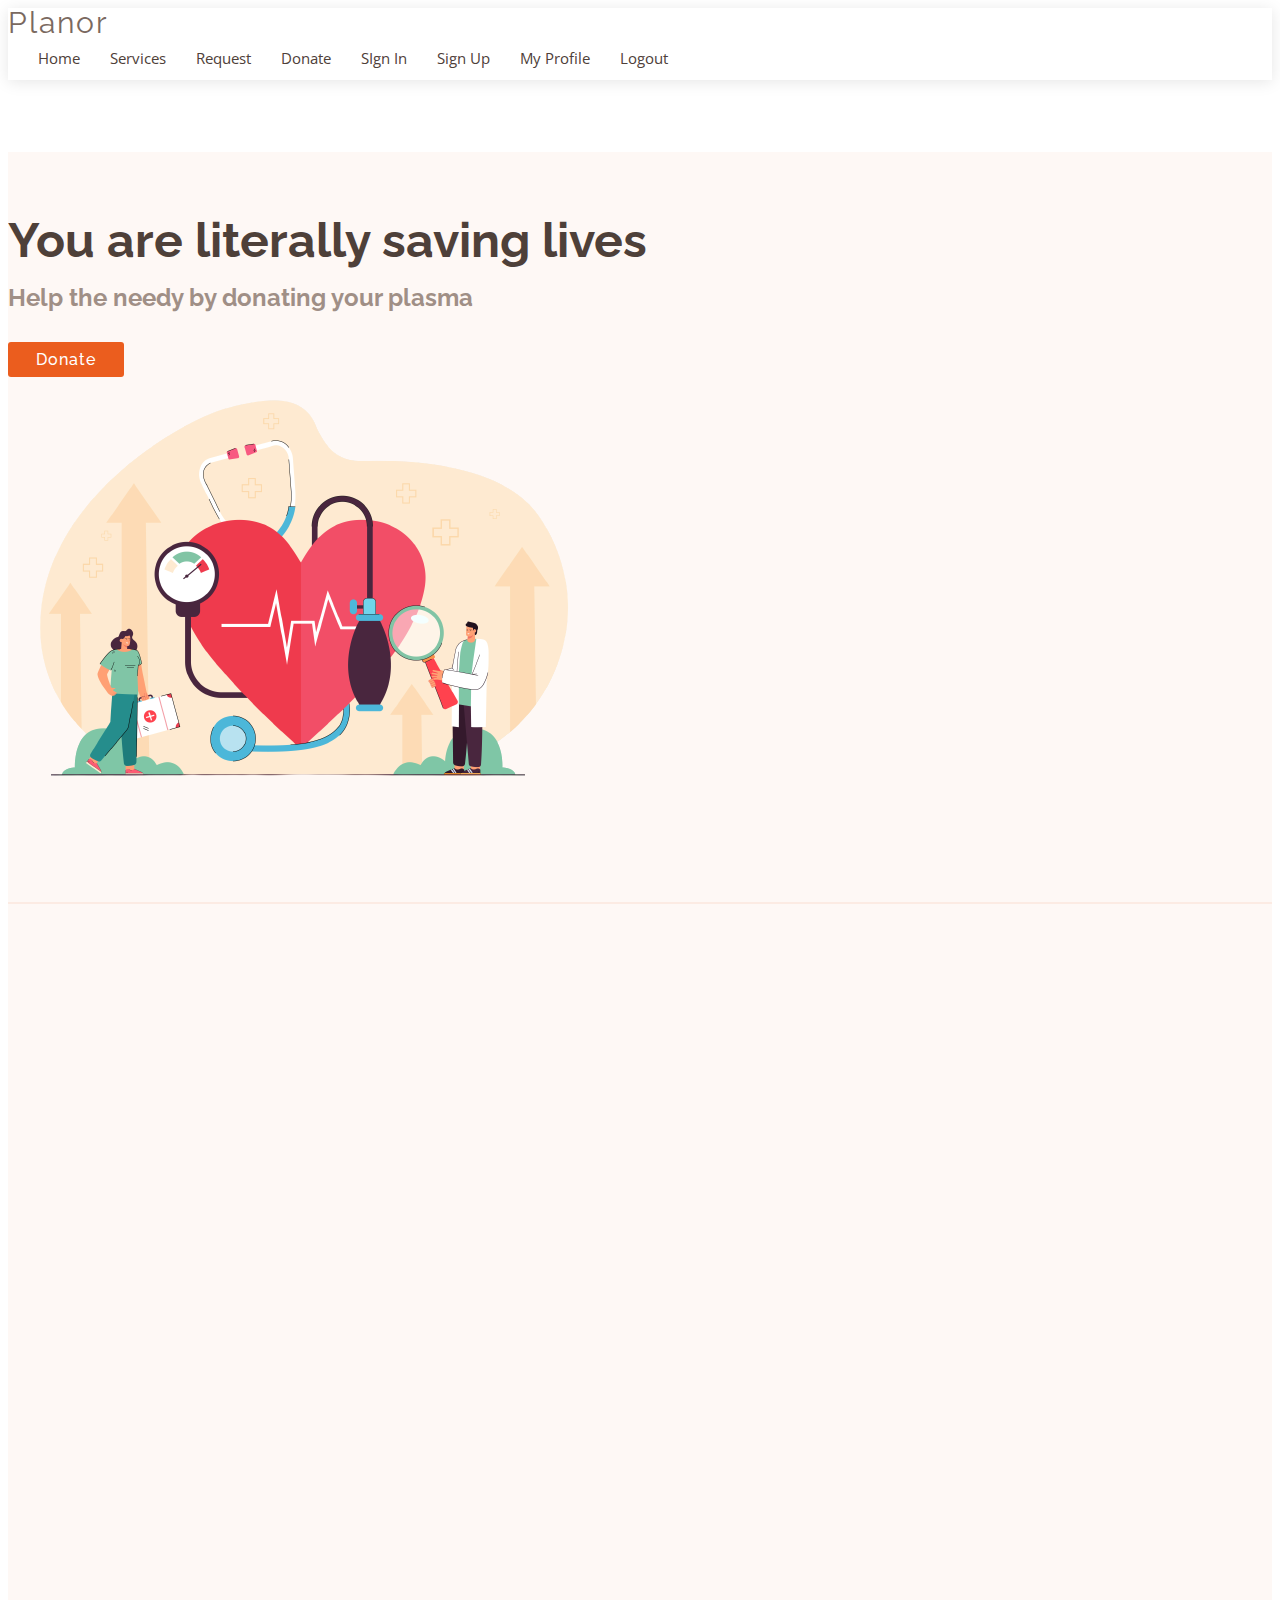
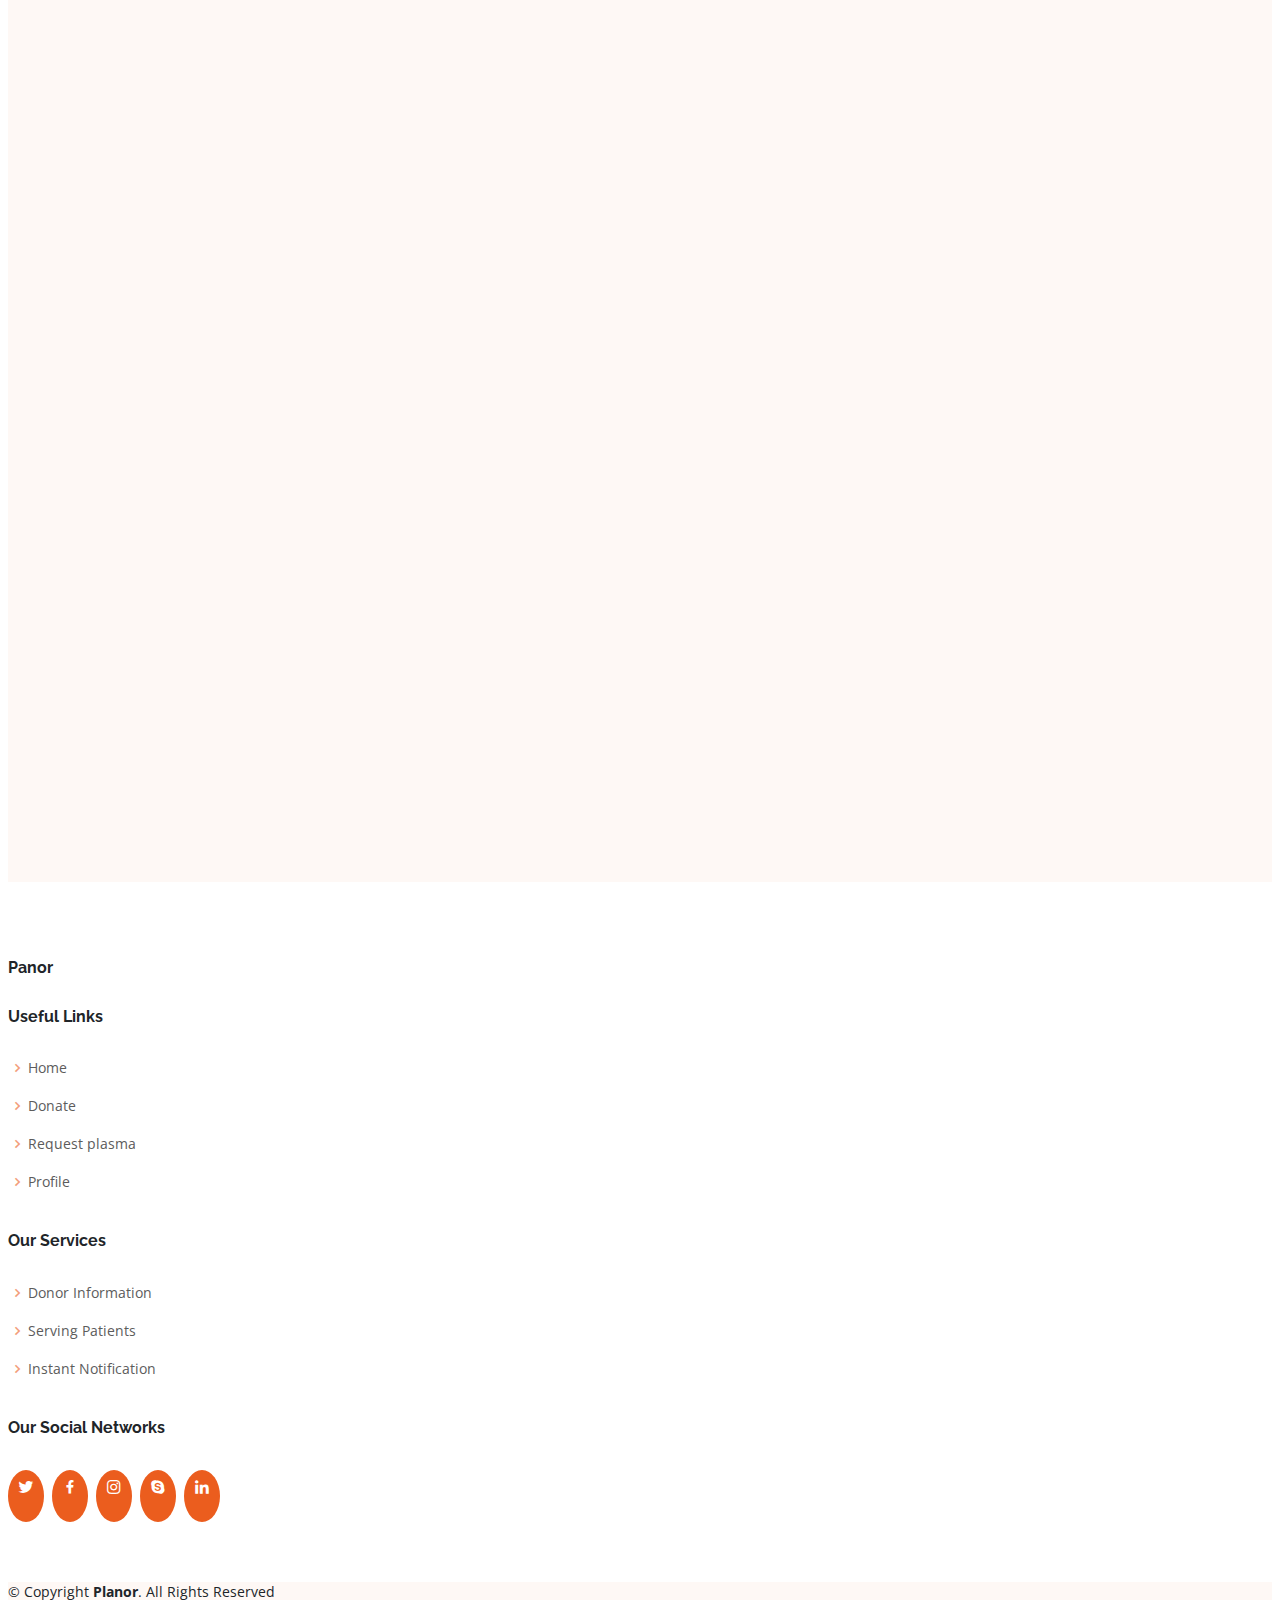
<file: Final Deliverables/src code/templates/index.html>
<!DOCTYPE html>
<html lang="en">

<head>
  <meta charset="utf-8">
  <meta content="width=device-width, initial-scale=1.0" name="viewport">

  <title>Planor</title>
  <meta content="" name="description">
  <meta content="" name="keywords">

  <!-- Favicons -->
  <link href="../static/img/plasma.png" rel="icon">
  <link href="../static/img/apple-touch-icon.png" rel="apple-touch-icon">

  <!-- Google Fonts -->
  <link href="https://fonts.googleapis.com/css?family=Open+Sans:300,300i,400,400i,600,600i,700,700i|Raleway:300,300i,400,400i,600,600i,700,700i" rel="stylesheet">

  <!-- Vendor CSS Files -->
  <link href="../static/vendor/aos/aos.css" rel="stylesheet">

  <link href="../static/vendor/boxicons/css/boxicons.min.css" rel="stylesheet">
  <link href="../static/vendor/glightbox/css/glightbox.min.css" rel="stylesheet">
  <link href="../static/vendor/swiper/swiper-bundle.min.css" rel="stylesheet">

  <link href="../static/css/style.css" rel="stylesheet">

   <!-- Bootstrap CSS -->
   <link href="https://cdn.jsdelivr.net/npm/bootstrap@5.0.2/dist/css/bootstrap.min.css" rel="stylesheet" integrity="sha384-EVSTQN3/azprG1Anm3QDgpJLIm9Nao0Yz1ztcQTwFspd3yD65VohhpuuCOmLASjC" crossorigin="anonymous">
<script src="https://cdn.jsdelivr.net/npm/bootstrap@5.0.2/dist/js/bootstrap.bundle.min.js" integrity="sha384-MrcW6ZMFYlzcLA8Nl+NtUVF0sA7MsXsP1UyJoMp4YLEuNSfAP+JcXn/tWtIaxVXM" crossorigin="anonymous"></script>
<style>
  a{
    text-decoration: none;
  }
</style>

</head>

<body>

  <!-- ======= Header ======= -->
  <header id="header" class="fixed-top d-flex align-items-center shadow">
    <div class="container d-flex align-items-center justify-content-between">

      <div class="logo">
        <h1 class="text-light"><a href="/"><span>Planor</span></a></h1>
      </div>

      <nav id="navbar" class="navbar">
        <ul>
          <li><a class="nav-link scrollto" href="/">Home</a></li>
          <li><a class="nav-link scrollto" href="#services">Services</a></li>
          <li><a class="nav-link scrollto" href="/request">Request</a></li>
          <li><a class="nav-link scrollto" href="/donor_registration">Donate</a></li>
          <li><a class="nav-link scrollto" href="/sign_in">SIgn In</a></li>
          <li><a class="nav-link scrollto" href="/sign_up">Sign Up</a></li>
          <li><a class="nav-link scrollto" href="/profile">My Profile</a></li>
          <li><a class="nav-link scrollto" href="/logout">Logout</a></li>
        </ul>
        <i class="bi bi-list mobile-nav-toggle"></i>
      </nav><!-- .navbar -->

    </div>
  </header><!-- End Header -->

  <!-- ======= Hero Section ======= -->
  <section id="hero" class="d-flex align-items-center">

    <div class="container">
      <div class="row gy-4">
        <div class="col-lg-6 order-2 order-lg-1 d-flex flex-column justify-content-center">
          <h1>You are literally saving lives</h1>
          <h2>Help the needy by donating your plasma</h2>
          <div>
            <a href="/donor_registration" class="btn-get-started scrollto">Donate</a>
          </div>
        </div>
        <div class="col-lg-6 order-1 order-lg-2 hero-img">
          <img src="../static/img/doc.png" class="img-fluid animated" alt="">
        </div>
      </div>
    </div>

  </section><!-- End Hero -->

  <main id="main">

 

    <!-- ======= Services Section ======= -->
    <section id="services" class="services section-bg justify-content-center w-100">
      <div class="container" data-aos="fade-up">

        <div class="section-title">
          <h2>Services</h2>
          <p>Check out the great services we offer</p>
        </div>

        <div class="row">
          <div class="col-md-6 col-lg-4 d-flex align-items-stretch" data-aos="zoom-in" data-aos-delay="100">
            <div class="icon-box">
              <div class="icon"><i class="bx bxl-dribbble"></i></div>
              <h4 class="title"><a href="">Donor information</a></h4>
              <p class="description">We provide reliable information about donors</p>
            </div>
          </div>

          <div class="col-md-6 col-lg-4 d-flex align-items-stretch" data-aos="zoom-in" data-aos-delay="200">
            <div class="icon-box">
              <div class="icon"><i class="bx bx-file"></i></div>
              <h4 class="title"><a href="">Serving Patients</a></h4>
              <p class="description">We take all the efforts to satisty the patient by connecting with the donor at the earliest</p>
            </div>
          </div>

          <div class="col-md-6 col-lg-4 d-flex align-items-stretch" data-aos="zoom-in" data-aos-delay="300">
            <div class="icon-box">
              <div class="icon"><i class="bx bx-tachometer"></i></div>
              <h4 class="title"><a href="">Instant notification</a></h4>
              <p class="description">We notify the donor instantly upon receiving a request</p>
            </div>
          </div>


        </div>

      </div>
    </section><!-- End Services Section -->

 

    <!-- ======= F.A.Q Section ======= -->
    <section id="faq" class="faq section-bg">
      <div class="container" data-aos="fade-up">

        <div class="section-title">
          <h2>F.A.Q</h2>
          <p>Frequently Asked Questions</p>
        </div>

        <ul class="faq-list" data-aos="fade-up" data-aos-delay="100">

          <li>
            <div data-bs-toggle="collapse" class="collapsed question" href="#faq1">We can I contact donor?<i class="bi bi-chevron-down icon-show"></i><i class="bi bi-chevron-up icon-close"></i></div>
            <div id="faq1" class="collapse" data-bs-parent=".faq-list">
              <p>
                Make a request using the request section. The requests will be received by the donors residing in your city. Once they accept the request you will be notified with their contact details 
              </p>
            </div>
          </li>

          <li>
            <div data-bs-toggle="collapse" href="#faq2" class="collapsed question">How to donate plasma?<i class="bi bi-chevron-down icon-show"></i><i class="bi bi-chevron-up icon-close"></i></div>
            <div id="faq2" class="collapse" data-bs-parent=".faq-list">
              <p>
               Register yourself as a donor in our site. Start accepting the requests and donate
              </p>
            </div>
          </li>

        </ul>

      </div>
    </section><!-- End F.A.Q Section -->





  </main><!-- End #main -->

  <!-- ======= Footer ======= -->
  <footer id="footer">



    <div class="footer-top">
      <div class="container">
        <div class="row">

          <div class="col-lg-3 col-md-6 footer-contact">
            <h3>Panor</h3>
          </div>

          <div class="col-lg-3 col-md-6 footer-links">
            <h4>Useful Links</h4>
            <ul>
              <li><i class="bx bx-chevron-right"></i> <a href="/">Home</a></li>
              <li><i class="bx bx-chevron-right"></i> <a href="/donate">Donate</a></li>
              <li><i class="bx bx-chevron-right"></i> <a href="/request">Request plasma</a></li>
              <li><i class="bx bx-chevron-right"></i> <a href="/profile">Profile</a></li>
            </ul>
          </div>

          <div class="col-lg-3 col-md-6 footer-links">
            <h4>Our Services</h4>
            <ul>
              <li><i class="bx bx-chevron-right"></i> <a href="">Donor Information</a></li>
              <li><i class="bx bx-chevron-right"></i> <a href="">Serving Patients</a></li>
              <li><i class="bx bx-chevron-right"></i> <a href="">Instant Notification</a></li>
            </ul>
          </div>

          <div class="col-lg-3 col-md-6 footer-links">
            <h4>Our Social Networks</h4>
            <div class="social-links mt-3">
              <a href="#" class="twitter"><i class="bx bxl-twitter"></i></a>
              <a href="#" class="facebook"><i class="bx bxl-facebook"></i></a>
              <a href="#" class="instagram"><i class="bx bxl-instagram"></i></a>
              <a href="#" class="google-plus"><i class="bx bxl-skype"></i></a>
              <a href="#" class="linkedin"><i class="bx bxl-linkedin"></i></a>
            </div>
          </div>

        </div>
      </div>
    </div>

    <div class="container py-4">
      <div class="copyright">
        &copy; Copyright <strong><span>Planor</span></strong>. All Rights Reserved
      </div>
    </div>
  </footer><!-- End Footer -->

 

  <!-- Vendor JS Files -->
  <script src="../static/vendor/aos/aos.js"></script>
  <script src="../static/vendor/glightbox/js/glightbox.min.js"></script>
  <script src="../static/vendor/isotope-layout/isotope.pkgd.min.js"></script>
  <script src="../static/vendor/swiper/swiper-bundle.min.js"></script>

  <script src="https://cdn.jsdelivr.net/npm/bootstrap@5.0.2/dist/js/bootstrap.bundle.min.js" integrity="sha384-MrcW6ZMFYlzcLA8Nl+NtUVF0sA7MsXsP1UyJoMp4YLEuNSfAP+JcXn/tWtIaxVXM" crossorigin="anonymous"></script>

  <!-- Template Main JS File -->
  <script src="../static/js/main.js"></script>
  <script>
    window.watsonAssistantChatOptions = {
      integrationID: "efa7ebc0-d274-45b3-9cbc-3294780d6ce2", // The ID of this integration.
      region: "au-syd", // The region your integration is hosted in.
      serviceInstanceID: "f758b8a5-581d-449c-9f3f-390fc7b7d3ff", // The ID of your service instance.
      onLoad: function(instance) { instance.render(); }
    };
    setTimeout(function(){
      const t=document.createElement('script');
      t.src="https://web-chat.global.assistant.watson.appdomain.cloud/versions/" + (window.watsonAssistantChatOptions.clientVersion || 'latest') + "/WatsonAssistantChatEntry.js";
      document.head.appendChild(t);
    });
  </script>
</body>

</html>
</file>
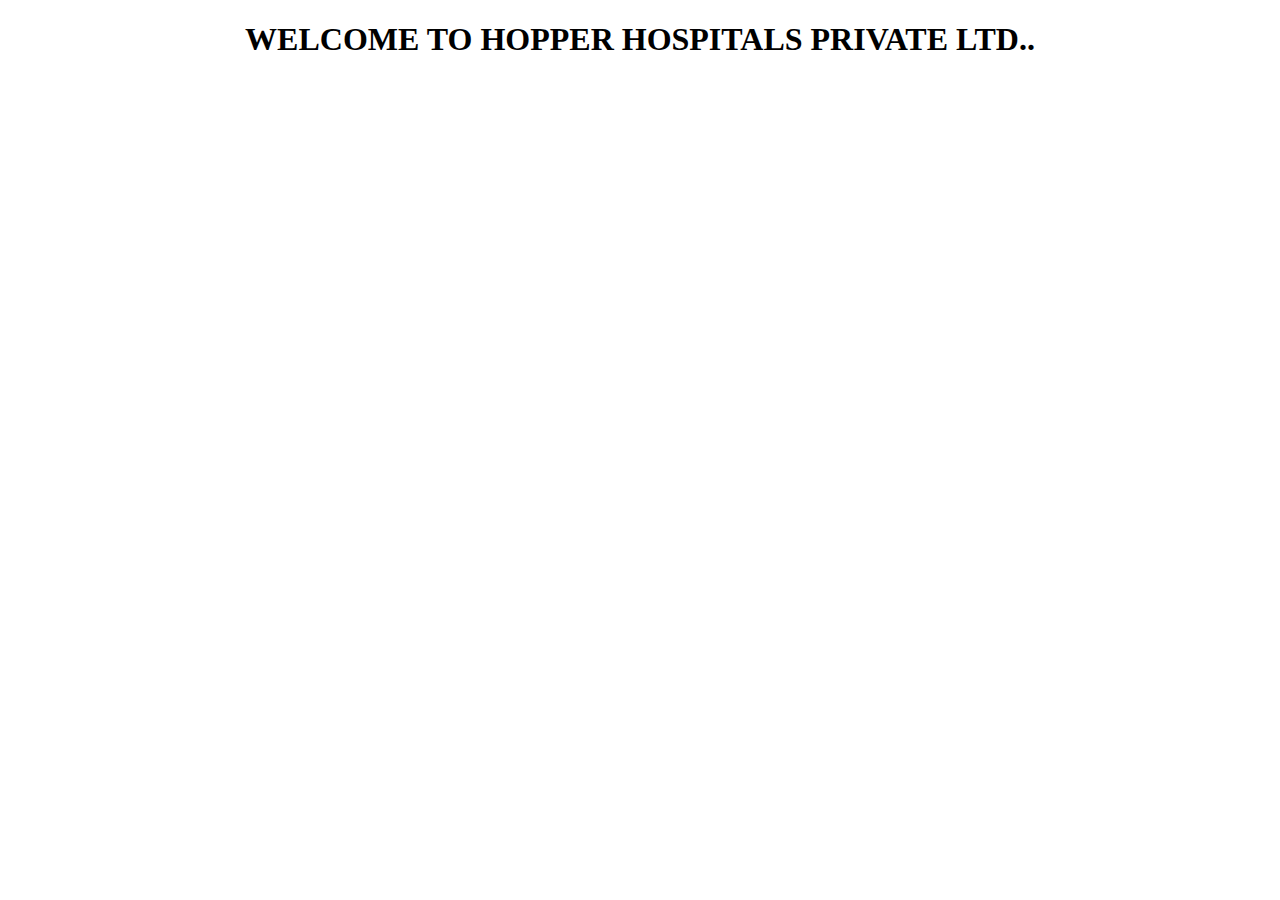
<file: Assignments/Team Lead - Charan V/Assignment - III/Task 5/index.html>
<!DOCTYPE html>
<html lang="en">
    <head>
        <title>Hopper Assitant</title>
    </head>
    <body>
        <center><h1>WELCOME TO HOPPER HOSPITALS PRIVATE LTD..</h1></center>
        <script>
            window.watsonAssistantChatOptions = {
              integrationID: "92fc2f0b-4b55-475b-831d-2b968ac974a8", // The ID of this integration.
              region: "au-syd", // The region your integration is hosted in.
              serviceInstanceID: "f234db3d-c9a8-447d-9cdb-48176911fe35", // The ID of your service instance.
              onLoad: function(instance) { instance.render(); }
            };
            setTimeout(function(){
              const t=document.createElement('script');
              t.src="https://web-chat.global.assistant.watson.appdomain.cloud/versions/" + (window.watsonAssistantChatOptions.clientVersion || 'latest') + "/WatsonAssistantChatEntry.js";
              document.head.appendChild(t);
            });
          </script>
    </body>
</html>
</file>
<file: Assignments/Team Lead - Aditya Vikram Vyas/Assignment  - I/css/main.css>
/* Buttons */
/* Inputs */
/* Timeline custom component */
.timeline {
  border-left: 2px solid #E6E9ED;
  padding: 1rem 0; }

.timeline-card {
  position: relative;
  margin-left: 31px;
  border-left: 2px solid;
  margin-bottom: 2rem; }

.timeline-card:last-child {
  margin-bottom: 1rem; }

.timeline-card:before {
  content: '';
  display: inline-block;
  position: absolute;
  background-color: #fff;
  border-radius: 10px;
  width: 12px;
  height: 12px;
  top: 20px;
  left: -41px;
  border: 2px solid;
  z-index: 2; }

.timeline-card:after {
  content: '';
  display: inline-block;
  position: absolute;
  background-color: currentColor;
  width: 29px;
  height: 2px;
  top: 25px;
  left: -29px;
  z-index: 1; }

.timeline-card-primary {
  border-left-color: #4A89DC; }

.timeline-card-primary:before {
  border-color: #4A89DC; }

.timeline-card-primary:after {
  background-color: #4A89DC; }

.timeline-card-success {
  border-left-color: #37BC9B; }

.timeline-card-success:before {
  border-color: #37BC9B; }

.timeline-card-success:after {
  background-color: #37BC9B; }

html {
  scroll-behavior: smooth; }

.site-title {
  font-size: 1.25rem;
  line-height: 2.5rem; }

.nav-link {
  padding: 0;
  font-size: 1.25rem;
  line-height: 2.5rem;
  color: rgba(0, 0, 0, 0.5); }

.nav-link:hover,
.nav-link:focus,
.active .nav-link {
  color: rgba(0, 0, 0, 0.8); }

.nav-item + .nav-item {
  margin-left: 1rem; }

.cover {
  border-radius: 10px; }

.cover-bg {
  background-color: #4A89DC;
  background-image: url("data:image/svg+xml,%3Csvg xmlns='http://www.w3.org/2000/svg' width='100' height='100' viewBox='0 0 100 100'%3E%3Cg fill-rule='evenodd'%3E%3Cg fill='%23ffffff' fill-opacity='0.12'%3E%3Cpath opacity='.5' d='M96 [base64] 0v-9h-9v9h9zm-10 0v-9h-9v9h9zm-10 0v-9h-9v9h9zm-10 0v-9h-9v9h9zm-10 0v-9h-9v9h9zm-10 0v-9h-9v9h9zm-10 0v-9h-9v9h9zm-10 0v-9h-9v9h9zm-9-10h9v-9h-9v9zm10 0h9v-9h-9v9zm10 0h9v-9h-9v9zm10 0h9v-9h-9v9zm10 0h9v-9h-9v9zm10 0h9v-9h-9v9zm10 0h9v-9h-9v9zm10 0h9v-9h-9v9zm9-10v-9h-9v9h9zm-10 0v-9h-9v9h9zm-10 0v-9h-9v9h9zm-10 0v-9h-9v9h9zm-10 0v-9h-9v9h9zm-10 0v-9h-9v9h9zm-10 0v-9h-9v9h9zm-10 0v-9h-9v9h9zm-9-10h9v-9h-9v9zm10 0h9v-9h-9v9zm10 0h9v-9h-9v9zm10 0h9v-9h-9v9zm10 0h9v-9h-9v9zm10 0h9v-9h-9v9zm10 0h9v-9h-9v9zm10 0h9v-9h-9v9zm9-10v-9h-9v9h9zm-10 0v-9h-9v9h9zm-10 0v-9h-9v9h9zm-10 0v-9h-9v9h9zm-10 0v-9h-9v9h9zm-10 0v-9h-9v9h9zm-10 0v-9h-9v9h9zm-10 0v-9h-9v9h9zm-9-10h9v-9h-9v9zm10 0h9v-9h-9v9zm10 0h9v-9h-9v9zm10 0h9v-9h-9v9zm10 0h9v-9h-9v9zm10 0h9v-9h-9v9zm10 0h9v-9h-9v9zm10 0h9v-9h-9v9zm9-10v-9h-9v9h9zm-10 0v-9h-9v9h9zm-10 0v-9h-9v9h9zm-10 0v-9h-9v9h9zm-10 0v-9h-9v9h9zm-10 0v-9h-9v9h9zm-10 0v-9h-9v9h9zm-10 0v-9h-9v9h9zm-9-10h9v-9h-9v9zm10 0h9v-9h-9v9zm10 0h9v-9h-9v9zm10 0h9v-9h-9v9zm10 0h9v-9h-9v9zm10 0h9v-9h-9v9zm10 0h9v-9h-9v9zm10 0h9v-9h-9v9z'/%3E%3Cpath d='M6 5V0H5v5H0v1h5v94h1V6h94V5H6z'/%3E%3C/g%3E%3C/g%3E%3C/svg%3E");
  border-radius: 10px 10px 0 0; }

.avatar {
  max-width: 216px;
  max-height: 216px;
  margin-top: 20px;
  text-align: center;
  margin-left: auto;
  margin-right: auto; }

.avatar img {
  /* Safari 6.0 - 9.0 */
  filter: grayscale(100%); }

footer a:not(.nav-link) {
  color: inherit;
  border-bottom: 1px dashed;
  text-decoration: none;
  cursor: pointer; }

@media (min-width: 48em) {
  .site-title {
    float: left; }
  .site-nav {
    float: right; }
  .avatar {
    margin-bottom: -80px;
    margin-left: 0; } }

@media print {
  body {
    background-color: #fff; }
  .container {
    width: auto;
    max-width: 100%;
    padding: 0; }
  .cover, .cover-bg {
    border-radius: 0; }
  .cover.shadow-lg {
    box-shadow: none !important; }
  .cover-bg {
    padding: 5rem !important;
    padding-bottom: 10px !important; }
  .avatar {
    margin-top: -10px; }
  .about-section {
    padding: 6.5rem 5rem 2rem !important; }
  .skills-section,
  .work-experience-section,
  .education-section,
  .contant-section {
    padding: 1.5rem 5rem 2rem !important; }
  .page-break {
    padding-top: 5rem;
    page-break-before: always; } }
</file>
<file: Assignments/Team Member - Aswin Muthu M M/Assignment - I/css/main.css>
/* Buttons */
/* Inputs */
/* Timeline custom component */
.timeline {
  border-left: 2px solid #E6E9ED;
  padding: 1rem 0; }

.timeline-card {
  position: relative;
  margin-left: 31px;
  border-left: 2px solid;
  margin-bottom: 2rem; }

.timeline-card:last-child {
  margin-bottom: 1rem; }

.timeline-card:before {
  content: '';
  display: inline-block;
  position: absolute;
  background-color: #fff;
  border-radius: 10px;
  width: 12px;
  height: 12px;
  top: 20px;
  left: -41px;
  border: 2px solid;
  z-index: 2; }

.timeline-card:after {
  content: '';
  display: inline-block;
  position: absolute;
  background-color: currentColor;
  width: 29px;
  height: 2px;
  top: 25px;
  left: -29px;
  z-index: 1; }

.timeline-card-primary {
  border-left-color: #4A89DC; }

.timeline-card-primary:before {
  border-color: #4A89DC; }

.timeline-card-primary:after {
  background-color: #4A89DC; }

.timeline-card-success {
  border-left-color: #37BC9B; }

.timeline-card-success:before {
  border-color: #37BC9B; }

.timeline-card-success:after {
  background-color: #37BC9B; }

html {
  scroll-behavior: smooth; }

.site-title {
  font-size: 1.25rem;
  line-height: 2.5rem; }

.nav-link {
  padding: 0;
  font-size: 1.25rem;
  line-height: 2.5rem;
  color: rgba(0, 0, 0, 0.5); }

.nav-link:hover,
.nav-link:focus,
.active .nav-link {
  color: rgba(0, 0, 0, 0.8); }

.nav-item + .nav-item {
  margin-left: 1rem; }

.cover {
  border-radius: 10px; }

.cover-bg {
  background-color: #4A89DC;
  background-image: url("data:image/svg+xml,%3Csvg xmlns='http://www.w3.org/2000/svg' width='100' height='100' viewBox='0 0 100 100'%3E%3Cg fill-rule='evenodd'%3E%3Cg fill='%23ffffff' fill-opacity='0.12'%3E%3Cpath opacity='.5' d='M96 [base64] 0v-9h-9v9h9zm-10 0v-9h-9v9h9zm-10 0v-9h-9v9h9zm-10 0v-9h-9v9h9zm-10 0v-9h-9v9h9zm-10 0v-9h-9v9h9zm-10 0v-9h-9v9h9zm-10 0v-9h-9v9h9zm-9-10h9v-9h-9v9zm10 0h9v-9h-9v9zm10 0h9v-9h-9v9zm10 0h9v-9h-9v9zm10 0h9v-9h-9v9zm10 0h9v-9h-9v9zm10 0h9v-9h-9v9zm10 0h9v-9h-9v9zm9-10v-9h-9v9h9zm-10 0v-9h-9v9h9zm-10 0v-9h-9v9h9zm-10 0v-9h-9v9h9zm-10 0v-9h-9v9h9zm-10 0v-9h-9v9h9zm-10 0v-9h-9v9h9zm-10 0v-9h-9v9h9zm-9-10h9v-9h-9v9zm10 0h9v-9h-9v9zm10 0h9v-9h-9v9zm10 0h9v-9h-9v9zm10 0h9v-9h-9v9zm10 0h9v-9h-9v9zm10 0h9v-9h-9v9zm10 0h9v-9h-9v9zm9-10v-9h-9v9h9zm-10 0v-9h-9v9h9zm-10 0v-9h-9v9h9zm-10 0v-9h-9v9h9zm-10 0v-9h-9v9h9zm-10 0v-9h-9v9h9zm-10 0v-9h-9v9h9zm-10 0v-9h-9v9h9zm-9-10h9v-9h-9v9zm10 0h9v-9h-9v9zm10 0h9v-9h-9v9zm10 0h9v-9h-9v9zm10 0h9v-9h-9v9zm10 0h9v-9h-9v9zm10 0h9v-9h-9v9zm10 0h9v-9h-9v9zm9-10v-9h-9v9h9zm-10 0v-9h-9v9h9zm-10 0v-9h-9v9h9zm-10 0v-9h-9v9h9zm-10 0v-9h-9v9h9zm-10 0v-9h-9v9h9zm-10 0v-9h-9v9h9zm-10 0v-9h-9v9h9zm-9-10h9v-9h-9v9zm10 0h9v-9h-9v9zm10 0h9v-9h-9v9zm10 0h9v-9h-9v9zm10 0h9v-9h-9v9zm10 0h9v-9h-9v9zm10 0h9v-9h-9v9zm10 0h9v-9h-9v9z'/%3E%3Cpath d='M6 5V0H5v5H0v1h5v94h1V6h94V5H6z'/%3E%3C/g%3E%3C/g%3E%3C/svg%3E");
  border-radius: 10px 10px 0 0; }

.avatar {
  max-width: 216px;
  max-height: 216px;
  margin-top: 20px;
  text-align: center;
  margin-left: auto;
  margin-right: auto; }

.avatar img {
  /* Safari 6.0 - 9.0 */
  filter: grayscale(100%); }

footer a:not(.nav-link) {
  color: inherit;
  border-bottom: 1px dashed;
  text-decoration: none;
  cursor: pointer; }

@media (min-width: 48em) {
  .site-title {
    float: left; }
  .site-nav {
    float: right; }
  .avatar {
    margin-bottom: -80px;
    margin-left: 0; } }

@media print {
  body {
    background-color: #fff; }
  .container {
    width: auto;
    max-width: 100%;
    padding: 0; }
  .cover, .cover-bg {
    border-radius: 0; }
  .cover.shadow-lg {
    box-shadow: none !important; }
  .cover-bg {
    padding: 5rem !important;
    padding-bottom: 10px !important; }
  .avatar {
    margin-top: -10px; }
  .about-section {
    padding: 6.5rem 5rem 2rem !important; }
  .skills-section,
  .work-experience-section,
  .education-section,
  .contant-section {
    padding: 1.5rem 5rem 2rem !important; }
  .page-break {
    padding-top: 5rem;
    page-break-before: always; } }
</file>
<file: Assignments/Team member Jeyadev M/Assignment  - I/css/main.css>
/* Buttons */
/* Inputs */
/* Timeline custom component */
.timeline {
  border-left: 2px solid #E6E9ED;
  padding: 1rem 0; }

.timeline-card {
  position: relative;
  margin-left: 31px;
  border-left: 2px solid;
  margin-bottom: 2rem; }

.timeline-card:last-child {
  margin-bottom: 1rem; }

.timeline-card:before {
  content: '';
  display: inline-block;
  position: absolute;
  background-color: #fff;
  border-radius: 10px;
  width: 12px;
  height: 12px;
  top: 20px;
  left: -41px;
  border: 2px solid;
  z-index: 2; }

.timeline-card:after {
  content: '';
  display: inline-block;
  position: absolute;
  background-color: currentColor;
  width: 29px;
  height: 2px;
  top: 25px;
  left: -29px;
  z-index: 1; }

.timeline-card-primary {
  border-left-color: #4A89DC; }

.timeline-card-primary:before {
  border-color: #4A89DC; }

.timeline-card-primary:after {
  background-color: #4A89DC; }

.timeline-card-success {
  border-left-color: #37BC9B; }

.timeline-card-success:before {
  border-color: #37BC9B; }

.timeline-card-success:after {
  background-color: #37BC9B; }

html {
  scroll-behavior: smooth; }

.site-title {
  font-size: 1.25rem;
  line-height: 2.5rem; }

.nav-link {
  padding: 0;
  font-size: 1.25rem;
  line-height: 2.5rem;
  color: rgba(0, 0, 0, 0.5); }

.nav-link:hover,
.nav-link:focus,
.active .nav-link {
  color: rgba(0, 0, 0, 0.8); }

.nav-item + .nav-item {
  margin-left: 1rem; }

.cover {
  border-radius: 10px; }

.cover-bg {
  background-color: #4A89DC;
  background-image: url("data:image/svg+xml,%3Csvg xmlns='http://www.w3.org/2000/svg' width='100' height='100' viewBox='0 0 100 100'%3E%3Cg fill-rule='evenodd'%3E%3Cg fill='%23ffffff' fill-opacity='0.12'%3E%3Cpath opacity='.5' d='M96 [base64] 0v-9h-9v9h9zm-10 0v-9h-9v9h9zm-10 0v-9h-9v9h9zm-10 0v-9h-9v9h9zm-10 0v-9h-9v9h9zm-10 0v-9h-9v9h9zm-10 0v-9h-9v9h9zm-10 0v-9h-9v9h9zm-9-10h9v-9h-9v9zm10 0h9v-9h-9v9zm10 0h9v-9h-9v9zm10 0h9v-9h-9v9zm10 0h9v-9h-9v9zm10 0h9v-9h-9v9zm10 0h9v-9h-9v9zm10 0h9v-9h-9v9zm9-10v-9h-9v9h9zm-10 0v-9h-9v9h9zm-10 0v-9h-9v9h9zm-10 0v-9h-9v9h9zm-10 0v-9h-9v9h9zm-10 0v-9h-9v9h9zm-10 0v-9h-9v9h9zm-10 0v-9h-9v9h9zm-9-10h9v-9h-9v9zm10 0h9v-9h-9v9zm10 0h9v-9h-9v9zm10 0h9v-9h-9v9zm10 0h9v-9h-9v9zm10 0h9v-9h-9v9zm10 0h9v-9h-9v9zm10 0h9v-9h-9v9zm9-10v-9h-9v9h9zm-10 0v-9h-9v9h9zm-10 0v-9h-9v9h9zm-10 0v-9h-9v9h9zm-10 0v-9h-9v9h9zm-10 0v-9h-9v9h9zm-10 0v-9h-9v9h9zm-10 0v-9h-9v9h9zm-9-10h9v-9h-9v9zm10 0h9v-9h-9v9zm10 0h9v-9h-9v9zm10 0h9v-9h-9v9zm10 0h9v-9h-9v9zm10 0h9v-9h-9v9zm10 0h9v-9h-9v9zm10 0h9v-9h-9v9zm9-10v-9h-9v9h9zm-10 0v-9h-9v9h9zm-10 0v-9h-9v9h9zm-10 0v-9h-9v9h9zm-10 0v-9h-9v9h9zm-10 0v-9h-9v9h9zm-10 0v-9h-9v9h9zm-10 0v-9h-9v9h9zm-9-10h9v-9h-9v9zm10 0h9v-9h-9v9zm10 0h9v-9h-9v9zm10 0h9v-9h-9v9zm10 0h9v-9h-9v9zm10 0h9v-9h-9v9zm10 0h9v-9h-9v9zm10 0h9v-9h-9v9z'/%3E%3Cpath d='M6 5V0H5v5H0v1h5v94h1V6h94V5H6z'/%3E%3C/g%3E%3C/g%3E%3C/svg%3E");
  border-radius: 10px 10px 0 0; }

.avatar {
  max-width: 216px;
  max-height: 216px;
  margin-top: 20px;
  text-align: center;
  margin-left: auto;
  margin-right: auto; }

.avatar img {
  /* Safari 6.0 - 9.0 */
  filter: grayscale(100%); }

footer a:not(.nav-link) {
  color: inherit;
  border-bottom: 1px dashed;
  text-decoration: none;
  cursor: pointer; }

@media (min-width: 48em) {
  .site-title {
    float: left; }
  .site-nav {
    float: right; }
  .avatar {
    margin-bottom: -80px;
    margin-left: 0; } }

@media print {
  body {
    background-color: #fff; }
  .container {
    width: auto;
    max-width: 100%;
    padding: 0; }
  .cover, .cover-bg {
    border-radius: 0; }
  .cover.shadow-lg {
    box-shadow: none !important; }
  .cover-bg {
    padding: 5rem !important;
    padding-bottom: 10px !important; }
  .avatar {
    margin-top: -10px; }
  .about-section {
    padding: 6.5rem 5rem 2rem !important; }
  .skills-section,
  .work-experience-section,
  .education-section,
  .contant-section {
    padding: 1.5rem 5rem 2rem !important; }
  .page-break {
    padding-top: 5rem;
    page-break-before: always; } }
</file>
<file: Final Deliverables/src code/static/css/style.css>
/**
* Template Name: Ninestars - v4.8.0
* Template URL: https://bootstrapmade.com/ninestars-free-bootstrap-3-theme-for-creative/
* Author: BootstrapMade.com
* License: https://bootstrapmade.com/license/
*/

/*--------------------------------------------------------------
# General
--------------------------------------------------------------*/
body {
  font-family: "Open Sans", sans-serif;
  color: #212529;
}

a {
  color: #eb5d1e;
  text-decoration: none;
}

a:hover {
  color: #ef7f4d;
  text-decoration: none;
}

h1,
h2,
h3,
h4,
h5,
h6,
.font-primary {
  font-family: "Raleway", sans-serif;
}

/*--------------------------------------------------------------
# Back to top button
--------------------------------------------------------------*/
.back-to-top {
  position: fixed;
  visibility: hidden;
  opacity: 0;
  right: 15px;
  bottom: 15px;
  z-index: 99999;
  background: #eb5d1e;
  width: 40px;
  height: 40px;
  border-radius: 4px;
  transition: all 0.4s;
}

.back-to-top i {
  font-size: 24px;
  color: #fff;
  line-height: 0;
}

.back-to-top:hover {
  background: #ee7843;
  color: #fff;
}

.back-to-top.active {
  visibility: visible;
  opacity: 1;
}

/*--------------------------------------------------------------
# Disable aos animation delay on mobile devices
--------------------------------------------------------------*/
@media screen and (max-width: 768px) {
  [data-aos-delay] {
    transition-delay: 0 !important;
  }
}

/*--------------------------------------------------------------
# Header
--------------------------------------------------------------*/
#header {
  height: 72px;
  transition: all 0.5s;
  z-index: 997;
  transition: all 0.5s;
  background: #fff;
  box-shadow: 0px 2px 15px rgba(0, 0, 0, 0.1);
}

#header .logo h1 {
  font-size: 30px;
  margin: 0;
  line-height: 1;
  font-weight: 400;
  letter-spacing: 2px;
}

#header .logo h1 a,
#header .logo h1 a:hover {
  color: #7a6960;
  text-decoration: none;
}

#header .logo img {
  padding: 0;
  margin: 0;
  max-height: 40px;
}

#main {
  margin-top: 72px;
}

/*--------------------------------------------------------------
# Navigation Menu
--------------------------------------------------------------*/
/**
* Desktop Navigation 
*/
.navbar {
  padding: 0;
}

.navbar ul {
  margin: 0;
  padding: 0;
  display: flex;
  list-style: none;
  align-items: center;
}

.navbar li {
  position: relative;
}

.navbar a,
.navbar a:focus {
  display: flex;
  align-items: center;
  justify-content: space-between;
  padding: 10px 0 10px 30px;
  font-size: 15px;
  color: #4e4039;
  white-space: nowrap;
  transition: 0.3s;
}

.navbar a i,
.navbar a:focus i {
  font-size: 12px;
  line-height: 0;
  margin-left: 5px;
}

.navbar a:hover,
.navbar .active,
.navbar .active:focus,
.navbar li:hover>a {
  color: #eb5d1e;
}

.navbar .getstarted,
.navbar .getstarted:focus {
  background: #eb5d1e;
  color: #fff;
  padding: 10px 25px;
  margin-left: 30px;
  border-radius: 50px;
}

.navbar .getstarted:hover,
.navbar .getstarted:focus:hover {
  color: #fff;
  background: #ee7843;
}

.navbar .dropdown ul {
  display: block;
  position: absolute;
  left: 14px;
  top: calc(100% + 30px);
  margin: 0;
  padding: 10px 0;
  z-index: 99;
  opacity: 0;
  visibility: hidden;
  background: #fff;
  box-shadow: 0px 0px 30px rgba(127, 137, 161, 0.25);
  transition: 0.3s;
}

.navbar .dropdown ul li {
  min-width: 200px;
}

.navbar .dropdown ul a {
  padding: 10px 20px;
  font-size: 15px;
  text-transform: none;
}

.navbar .dropdown ul a i {
  font-size: 12px;
}

.navbar .dropdown ul a:hover,
.navbar .dropdown ul .active:hover,
.navbar .dropdown ul li:hover>a {
  color: #eb5d1e;
}

.navbar .dropdown:hover>ul {
  opacity: 1;
  top: 100%;
  visibility: visible;
}

.navbar .dropdown .dropdown ul {
  top: 0;
  left: calc(100% - 30px);
  visibility: hidden;
}

.navbar .dropdown .dropdown:hover>ul {
  opacity: 1;
  top: 0;
  left: 100%;
  visibility: visible;
}

@media (max-width: 1366px) {
  .navbar .dropdown .dropdown ul {
    left: -90%;
  }

  .navbar .dropdown .dropdown:hover>ul {
    left: -100%;
  }
}

/**
* Mobile Navigation 
*/
.mobile-nav-toggle {
  color: #7a6960;
  font-size: 28px;
  cursor: pointer;
  display: none;
  line-height: 0;
  transition: 0.5s;
}

.mobile-nav-toggle.bi-x {
  color: #fff;
}

@media (max-width: 991px) {
  .mobile-nav-toggle {
    display: block;
  }

  .navbar ul {
    display: none;
  }
}

.navbar-mobile {
  position: fixed;
  overflow: hidden;
  top: 0;
  right: 0;
  left: 0;
  bottom: 0;
  background: rgba(78, 64, 57, 0.9);
  transition: 0.3s;
}

.navbar-mobile .mobile-nav-toggle {
  position: absolute;
  top: 15px;
  right: 15px;
}

.navbar-mobile ul {
  display: block;
  position: absolute;
  top: 55px;
  right: 15px;
  bottom: 15px;
  left: 15px;
  padding: 10px 0;
  background-color: #fff;
  overflow-y: auto;
  transition: 0.3s;
}

.navbar-mobile a,
.navbar-mobile a:focus {
  padding: 10px 20px;
  font-size: 15px;
  color: #7a6960;
}

.navbar-mobile a:hover,
.navbar-mobile .active,
.navbar-mobile li:hover>a {
  color: #eb5d1e;
}

.navbar-mobile .getstarted,
.navbar-mobile .getstarted:focus {
  margin: 15px;
}

.navbar-mobile .dropdown ul {
  position: static;
  display: none;
  margin: 10px 20px;
  padding: 10px 0;
  z-index: 99;
  opacity: 1;
  visibility: visible;
  background: #fff;
  box-shadow: 0px 0px 30px rgba(127, 137, 161, 0.25);
}

.navbar-mobile .dropdown ul li {
  min-width: 200px;
}

.navbar-mobile .dropdown ul a {
  padding: 10px 20px;
}

.navbar-mobile .dropdown ul a i {
  font-size: 12px;
}

.navbar-mobile .dropdown ul a:hover,
.navbar-mobile .dropdown ul .active:hover,
.navbar-mobile .dropdown ul li:hover>a {
  color: #eb5d1e;
}

.navbar-mobile .dropdown>.dropdown-active {
  display: block;
}

/*--------------------------------------------------------------
# Hero Section
--------------------------------------------------------------*/
#hero {
  width: 100%;
  height: 70vh;
  background: #fef8f5;
  border-bottom: 2px solid #fcebe3;
  margin: 72px 0 -72px 0;
}

#hero h1 {
  margin: 0;
  font-size: 48px;
  font-weight: 700;
  line-height: 56px;
  color: #4e4039;
}

#hero h2 {
  color: #a08f86;
  margin: 15px 0 0 0;
  font-size: 24px;
}

#hero .btn-get-started {
  font-family: "Raleway", sans-serif;
  font-weight: 500;
  font-size: 16px;
  letter-spacing: 1px;
  display: inline-block;
  padding: 8px 28px;
  border-radius: 3px;
  transition: 0.5s;
  margin-top: 30px;
  color: #fff;
  background: #eb5d1e;
}

#hero .btn-get-started:hover {
  background: #ef7f4d;
}

#hero .animated {
  animation: up-down 2s ease-in-out infinite alternate-reverse both;
}

@media (max-width: 991px) {
  #hero {
    height: calc(100vh - 72px);
  }

  #hero .animated {
    -webkit-animation: none;
    animation: none;
  }

  #hero .hero-img {
    text-align: center;
  }

  #hero .hero-img img {
    width: 50%;
  }
}

@media (max-width: 768px) {
  #hero h1 {
    font-size: 28px;
    line-height: 36px;
  }

  #hero h2 {
    font-size: 18px;
    line-height: 24px;
  }

  #hero .hero-img img {
    width: 70%;
  }
}

@media (max-width: 575px) {
  #hero .hero-img img {
    width: 80%;
  }
}

@media (max-height: 600px) {
  #hero {
    height: 120vh;
  }
}

@-webkit-keyframes up-down {
  0% {
    transform: translateY(10px);
  }

  100% {
    transform: translateY(-10px);
  }
}

@keyframes up-down {
  0% {
    transform: translateY(10px);
  }

  100% {
    transform: translateY(-10px);
  }
}

/*--------------------------------------------------------------
# Sections General
--------------------------------------------------------------*/
section {
  padding: 60px 0;
  overflow: hidden;
}

.section-bg {
  background-color: #fef8f5;
}

.section-title {
  text-align: center;
  padding-bottom: 30px;
}

.section-title h2 {
  font-size: 24px;
  font-weight: 700;
  padding-bottom: 0;
  line-height: 1px;
  margin-bottom: 15px;
  color: #c2b7b1;
}

.section-title p {
  padding-bottom: 15px;
  margin-bottom: 15px;
  position: relative;
  font-size: 32px;
  font-weight: 700;
  color: #4e4039;
}

.section-title p::after {
  content: "";
  position: absolute;
  display: block;
  width: 60px;
  height: 2px;
  background: #eb5d1e;
  bottom: 0;
  left: calc(50% - 30px);
}

/*--------------------------------------------------------------
# Breadcrumbs
--------------------------------------------------------------*/
.breadcrumbs {
  padding: 15px 0;
  background-color: #fef5f1;
  min-height: 40px;
}

.breadcrumbs h2 {
  font-size: 24px;
  font-weight: 300;
}

.breadcrumbs ol {
  display: flex;
  flex-wrap: wrap;
  list-style: none;
  padding: 0;
  margin: 0;
  font-size: 14px;
}

.breadcrumbs ol li+li {
  padding-left: 10px;
}

.breadcrumbs ol li+li::before {
  display: inline-block;
  padding-right: 10px;
  color: #6c757d;
  content: "/";
}

@media (max-width: 768px) {
  .breadcrumbs .d-flex {
    display: block !important;
  }

  .breadcrumbs ol {
    display: block;
  }

  .breadcrumbs ol li {
    display: inline-block;
  }
}

/*--------------------------------------------------------------
# About
--------------------------------------------------------------*/
.about h3 {
  font-weight: 700;
  font-size: 34px;
  color: #4e4039;
}

.about h4 {
  font-size: 20px;
  font-weight: 700;
  margin-top: 5px;
  color: #7a6960;
}

.about i {
  font-size: 48px;
  margin-top: 15px;
  color: #f39e7a;
}

.about p {
  font-size: 15px;
  color: #5a6570;
}

@media (max-width: 991px) {
  .about .about-img img {
    max-width: 70%;
  }
}

@media (max-width: 767px) {
  .about .about-img img {
    max-width: 90%;
  }
}

/*--------------------------------------------------------------
# Services
--------------------------------------------------------------*/
.services .icon-box {
  padding: 30px;
  position: relative;
  overflow: hidden;
  margin: 0 0 40px 0;
  background: #fff;
  box-shadow: 0 10px 29px 0 rgba(68, 88, 144, 0.1);
  transition: all 0.3s ease-in-out;
  border-radius: 15px;
  text-align: center;
  border-bottom: 3px solid #fff;
}

.services .icon-box:hover {
  transform: translateY(-5px);
  border-color: #ef7f4d;
}

.services .icon i {
  font-size: 48px;
  line-height: 1;
  margin-bottom: 15px;
  color: #ef7f4d;
}

.services .title {
  font-weight: 700;
  margin-bottom: 15px;
  font-size: 18px;
}

.services .title a {
  color: #111;
}

.services .description {
  font-size: 15px;
  line-height: 28px;
  margin-bottom: 0;
}

/*--------------------------------------------------------------
# Portfolio
--------------------------------------------------------------*/
.portfolio .portfolio-item {
  margin-bottom: 30px;
}

.portfolio #portfolio-flters {
  padding: 0;
  margin: 0 0 35px 0;
  list-style: none;
  text-align: center;
}

.portfolio #portfolio-flters li {
  cursor: pointer;
  margin: 0 15px 15px 0;
  display: inline-block;
  padding: 5px;
  font-size: 16px;
  font-weight: 600;
  line-height: 20px;
  color: #212529;
  margin-bottom: 5px;
  transition: all 0.3s ease-in-out;
}

.portfolio #portfolio-flters li:hover,
.portfolio #portfolio-flters li.filter-active {
  color: #eb5d1e;
}

.portfolio #portfolio-flters li:last-child {
  margin-right: 0;
}

.portfolio .portfolio-wrap {
  transition: 0.3s;
  position: relative;
  overflow: hidden;
  border-radius: 8px;
  z-index: 1;
}

.portfolio .portfolio-wrap::before {
  content: "";
  background: rgba(122, 105, 96, 0.6);
  position: absolute;
  left: 100%;
  right: 0;
  top: 0;
  bottom: 0;
  transition: all ease-in-out 0.3s;
  z-index: 2;
}

.portfolio .portfolio-wrap img {
  transition: 0.3s;
  position: relative;
  z-index: 1;
}

.portfolio .portfolio-wrap .portfolio-links {
  opacity: 0;
  left: 0;
  right: 0;
  top: calc(50% - 32px);
  text-align: center;
  z-index: 3;
  position: absolute;
  transition: all ease-in-out 0.3s;
}

.portfolio .portfolio-wrap .portfolio-links a {
  color: #eb5d1e;
  margin: 0 4px;
  line-height: 0;
  background-color: #fff;
  padding-top: 6px;
  padding-right: 1px;
  border-radius: 50px;
  text-align: center;
  width: 32px;
  height: 32px;
  display: inline-block;
  transition: 0.3s;
}

.portfolio .portfolio-wrap .portfolio-links a i {
  line-height: 0;
  font-size: 20px;
}

.portfolio .portfolio-wrap .portfolio-links a:hover {
  background: #eb5d1e;
  color: #fff;
}

.portfolio .portfolio-wrap .portfolio-info {
  opacity: 0;
  position: absolute;
  bottom: -20px;
  left: 0;
  right: 0;
  text-align: center;
  z-index: 3;
  transition: all ease-in-out 0.3s;
}

.portfolio .portfolio-wrap .portfolio-info h4 {
  font-size: 20px;
  color: #fff;
  font-weight: 600;
}

.portfolio .portfolio-wrap .portfolio-info p {
  color: #ffffff;
  font-size: 14px;
  text-transform: uppercase;
}

.portfolio .portfolio-wrap:hover::before {
  left: 0;
}

.portfolio .portfolio-wrap:hover .portfolio-links {
  opacity: 1;
  top: calc(50% - 16px);
}

.portfolio .portfolio-wrap:hover .portfolio-info {
  opacity: 1;
  bottom: 0;
}

/*--------------------------------------------------------------
# Portfolio Details
--------------------------------------------------------------*/
.portfolio-details {
  padding-top: 40px;
}

.portfolio-details .portfolio-details-slider img {
  width: 100%;
}

.portfolio-details .portfolio-details-slider .swiper-pagination {
  margin-top: 20px;
  position: relative;
}

.portfolio-details .portfolio-details-slider .swiper-pagination .swiper-pagination-bullet {
  width: 12px;
  height: 12px;
  background-color: #fff;
  opacity: 1;
  border: 1px solid #eb5d1e;
}

.portfolio-details .portfolio-details-slider .swiper-pagination .swiper-pagination-bullet-active {
  background-color: #eb5d1e;
}

.portfolio-details .portfolio-info {
  padding: 30px;
  box-shadow: 0px 0 30px rgba(122, 105, 96, 0.08);
}

.portfolio-details .portfolio-info h3 {
  font-size: 22px;
  font-weight: 700;
  margin-bottom: 20px;
  padding-bottom: 20px;
  border-bottom: 1px solid #eee;
}

.portfolio-details .portfolio-info ul {
  list-style: none;
  padding: 0;
  font-size: 15px;
}

.portfolio-details .portfolio-info ul li+li {
  margin-top: 10px;
}

.portfolio-details .portfolio-description {
  padding-top: 30px;
}

.portfolio-details .portfolio-description h2 {
  font-size: 26px;
  font-weight: 700;
  margin-bottom: 20px;
}

.portfolio-details .portfolio-description p {
  padding: 0;
}

/*--------------------------------------------------------------
# F.A.Q
--------------------------------------------------------------*/
.faq {
  padding: 60px 0;
}

.faq .faq-list {
  padding: 0;
  list-style: none;
}

.faq .faq-list li {
  border-bottom: 1px solid #eae7e5;
  margin-bottom: 20px;
  padding-bottom: 20px;
}

.faq .faq-list .question {
  display: block;
  position: relative;
  font-family: #eb5d1e;
  font-size: 18px;
  line-height: 24px;
  font-weight: 400;
  font-weight: 600;
  padding-left: 25px;
  cursor: pointer;
  color: #c54811;
  transition: 0.3s;
}

.faq .faq-list i {
  font-size: 16px;
  position: absolute;
  left: 0;
  top: -2px;
}

.faq .faq-list p {
  margin-bottom: 0;
  padding: 10px 0 0 25px;
}

.faq .faq-list .icon-show {
  display: none;
}

.faq .faq-list .collapsed {
  color: #343a40;
}

.faq .faq-list .collapsed:hover {
  color: #eb5d1e;
}

.faq .faq-list .collapsed .icon-show {
  display: inline-block;
  transition: 0.6s;
}

.faq .faq-list .collapsed .icon-close {
  display: none;
  transition: 0.6s;
}

/*--------------------------------------------------------------
# Team
--------------------------------------------------------------*/
.team {
  background: #fff;
  padding: 60px 0;
}

.team .member {
  text-align: center;
  margin-bottom: 20px;
  background: #343a40;
  position: relative;
  overflow: hidden;
}

.team .member .member-info {
  opacity: 0;
  position: absolute;
  bottom: 0;
  top: 0;
  left: 0;
  right: 0;
  transition: 0.2s;
}

.team .member .member-info-content {
  position: absolute;
  left: 50px;
  right: 0;
  bottom: 0;
  transition: bottom 0.4s;
}

.team .member .member-info-content h4 {
  font-weight: 700;
  margin-bottom: 2px;
  font-size: 18px;
  color: #fff;
}

.team .member .member-info-content span {
  font-style: italic;
  display: block;
  font-size: 13px;
  color: #fff;
}

.team .member .social {
  position: absolute;
  left: -50px;
  top: 0;
  bottom: 0;
  width: 50px;
  transition: left ease-in-out 0.3s;
  background: rgba(78, 64, 57, 0.6);
  text-align: center;
}

.team .member .social a {
  transition: color 0.3s;
  display: block;
  color: #fff;
  margin-top: 15px;
}

.team .member .social a:hover {
  color: #eb5d1e;
}

.team .member .social i {
  font-size: 18px;
  margin: 0 2px;
}

.team .member:hover .member-info {
  background: linear-gradient(0deg, rgba(78, 64, 57, 0.95) 0%, rgba(78, 64, 57, 0.95) 15%, rgba(255, 255, 255, 0) 100%);
  opacity: 1;
  transition: 0.4s;
}

.team .member:hover .member-info-content {
  bottom: 30px;
  transition: bottom 0.4s;
}

.team .member:hover .social {
  left: 0;
  transition: left ease-in-out 0.3s;
}

/*--------------------------------------------------------------
# Clients
--------------------------------------------------------------*/
.clients .clients-slider .swiper-slide img {
  opacity: 0.5;
  transition: 0.3s;
}

.clients .clients-slider .swiper-slide img:hover {
  opacity: 1;
}

.clients .clients-slider .swiper-pagination {
  margin-top: 20px;
  position: relative;
}

.clients .clients-slider .swiper-pagination .swiper-pagination-bullet {
  width: 12px;
  height: 12px;
  background-color: #fff;
  opacity: 1;
  border: 1px solid #eb5d1e;
}

.clients .clients-slider .swiper-pagination .swiper-pagination-bullet-active {
  background-color: #eb5d1e;
}

/*--------------------------------------------------------------
# Contact Us
--------------------------------------------------------------*/
.contact .info {
  border-top: 3px solid #eb5d1e;
  border-bottom: 3px solid #eb5d1e;
  padding: 30px;
  background: #fff;
  width: 100%;
  box-shadow: 0 0 24px 0 rgba(0, 0, 0, 0.12);
}

.contact .info i {
  font-size: 20px;
  color: #eb5d1e;
  float: left;
  width: 44px;
  height: 44px;
  background: #fdf1ec;
  display: flex;
  justify-content: center;
  align-items: center;
  border-radius: 50px;
  transition: all 0.3s ease-in-out;
}

.contact .info h4 {
  padding: 0 0 0 60px;
  font-size: 22px;
  font-weight: 600;
  margin-bottom: 5px;
  color: #7a6960;
}

.contact .info p {
  padding: 0 0 10px 60px;
  margin-bottom: 20px;
  font-size: 14px;
  color: #ab9d95;
}

.contact .info .email p {
  padding-top: 5px;
}

.contact .info .social-links {
  padding-left: 60px;
}

.contact .info .social-links a {
  font-size: 18px;
  display: inline-block;
  background: #333;
  color: #fff;
  line-height: 1;
  padding: 8px 0;
  border-radius: 50%;
  text-align: center;
  width: 36px;
  height: 36px;
  transition: 0.3s;
  margin-right: 10px;
}

.contact .info .social-links a:hover {
  background: #eb5d1e;
  color: #fff;
}

.contact .info .email:hover i,
.contact .info .address:hover i,
.contact .info .phone:hover i {
  background: #eb5d1e;
  color: #fff;
}

.contact .php-email-form {
  width: 100%;
  border-top: 3px solid #eb5d1e;
  border-bottom: 3px solid #eb5d1e;
  padding: 30px;
  background: #fff;
  box-shadow: 0 0 24px 0 rgba(0, 0, 0, 0.12);
}

.contact .php-email-form .form-group {
  padding-bottom: 8px;
}

.contact .php-email-form .error-message {
  display: none;
  color: #fff;
  background: #ed3c0d;
  text-align: left;
  padding: 15px;
  font-weight: 600;
}

.contact .php-email-form .error-message br+br {
  margin-top: 25px;
}

.contact .php-email-form .sent-message {
  display: none;
  color: #fff;
  background: #18d26e;
  text-align: center;
  padding: 15px;
  font-weight: 600;
}

.contact .php-email-form .loading {
  display: none;
  background: #fff;
  text-align: center;
  padding: 15px;
}

.contact .php-email-form .loading:before {
  content: "";
  display: inline-block;
  border-radius: 50%;
  width: 24px;
  height: 24px;
  margin: 0 10px -6px 0;
  border: 3px solid #18d26e;
  border-top-color: #eee;
  -webkit-animation: animate-loading 1s linear infinite;
  animation: animate-loading 1s linear infinite;
}

.contact .php-email-form input,
.contact .php-email-form textarea {
  border-radius: 0;
  box-shadow: none;
  font-size: 14px;
}

.contact .php-email-form input {
  height: 44px;
}

.contact .php-email-form textarea {
  padding: 10px 12px;
}

.contact .php-email-form button[type=submit] {
  background: #eb5d1e;
  border: 0;
  padding: 10px 24px;
  color: #fff;
  transition: 0.4s;
  border-radius: 4px;
}

.contact .php-email-form button[type=submit]:hover {
  background: #ef7f4d;
}

@-webkit-keyframes animate-loading {
  0% {
    transform: rotate(0deg);
  }

  100% {
    transform: rotate(360deg);
  }
}

@keyframes animate-loading {
  0% {
    transform: rotate(0deg);
  }

  100% {
    transform: rotate(360deg);
  }
}

/*--------------------------------------------------------------
# Footer
--------------------------------------------------------------*/
#footer {
  background: #fff;
  padding: 0 0 30px 0;
  color: #212529;
  font-size: 14px;
  background: #fef8f5;
}

#footer .footer-newsletter {
  padding: 50px 0;
  background: #fef8f5;
  text-align: center;
  font-size: 15px;
}

#footer .footer-newsletter h4 {
  font-size: 24px;
  margin: 0 0 20px 0;
  padding: 0;
  line-height: 1;
  font-weight: 600;
  color: #4e4039;
}

#footer .footer-newsletter form {
  margin-top: 30px;
  background: #fff;
  padding: 6px 10px;
  position: relative;
  border-radius: 4px;
  box-shadow: 0px 2px 15px rgba(0, 0, 0, 0.1);
  text-align: left;
}

#footer .footer-newsletter form input[type=email] {
  border: 0;
  padding: 4px 4px;
  width: calc(100% - 100px);
}

#footer .footer-newsletter form input[type=submit] {
  position: absolute;
  top: 0;
  right: 0;
  bottom: 0;
  border: 0;
  background: none;
  font-size: 16px;
  padding: 0 20px;
  background: #eb5d1e;
  color: #fff;
  transition: 0.3s;
  border-radius: 4px;
  box-shadow: 0px 2px 15px rgba(0, 0, 0, 0.1);
}

#footer .footer-newsletter form input[type=submit]:hover {
  background: #c54811;
}

#footer .footer-top {
  padding: 60px 0 30px 0;
  background: #fff;
}

#footer .footer-top .footer-contact {
  margin-bottom: 30px;
}

#footer .footer-top .footer-contact h4 {
  font-size: 22px;
  margin: 0 0 30px 0;
  padding: 2px 0 2px 0;
  line-height: 1;
  font-weight: 700;
}

#footer .footer-top .footer-contact p {
  font-size: 14px;
  line-height: 24px;
  margin-bottom: 0;
  font-family: "Raleway", sans-serif;
  color: #5c5c5c;
}

#footer .footer-top h4 {
  font-size: 16px;
  font-weight: bold;
  color: #212529;
  position: relative;
  padding-bottom: 12px;
}

#footer .footer-top .footer-links {
  margin-bottom: 30px;
}

#footer .footer-top .footer-links ul {
  list-style: none;
  padding: 0;
  margin: 0;
}

#footer .footer-top .footer-links ul i {
  padding-right: 2px;
  color: #f39e7a;
  font-size: 18px;
  line-height: 1;
}

#footer .footer-top .footer-links ul li {
  padding: 10px 0;
  display: flex;
  align-items: center;
}

#footer .footer-top .footer-links ul li:first-child {
  padding-top: 0;
}

#footer .footer-top .footer-links ul a {
  color: #5c5c5c;
  transition: 0.3s;
  display: inline-block;
  line-height: 1;
}

#footer .footer-top .footer-links ul a:hover {
  text-decoration: none;
  color: #eb5d1e;
}

#footer .footer-top .social-links a {
  font-size: 18px;
  display: inline-block;
  background: #eb5d1e;
  color: #fff;
  line-height: 1;
  padding: 8px 0;
  margin-right: 4px;
  border-radius: 50%;
  text-align: center;
  width: 36px;
  height: 36px;
  transition: 0.3s;
}

#footer .footer-top .social-links a:hover {
  background: #ef7f4d;
  color: #fff;
  text-decoration: none;
}

#footer .copyright {
  text-align: center;
  float: left;
}

#footer .credits {
  float: right;
  text-align: center;
  font-size: 13px;
  color: #212529;
}

#footer .credits a {
  color: #eb5d1e;
}

@media (max-width: 575px) {

  #footer .copyright,
  #footer .credits {
    float: none;
    -moz-text-align-last: center;
    text-align-last: center;
    padding: 3px 0;
  }
}

a{
  text-decoration: none;
}
</file>
